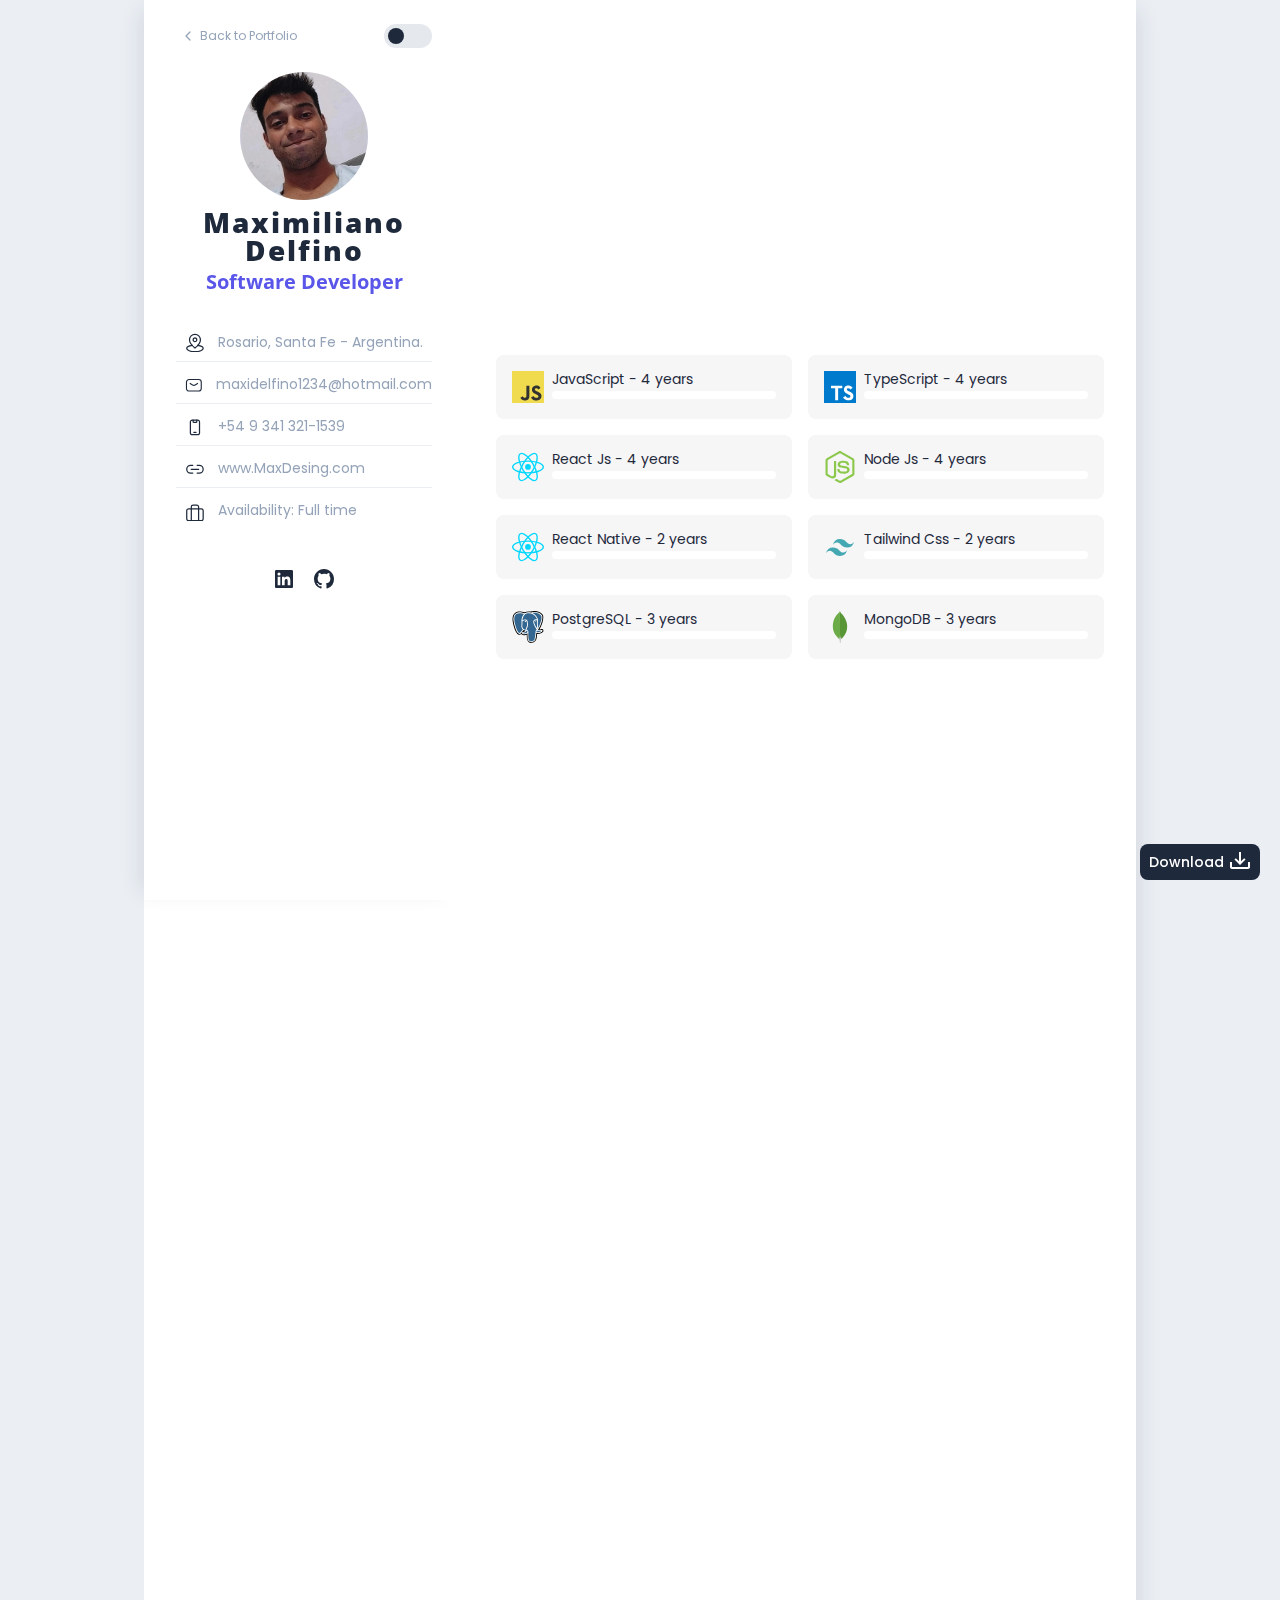
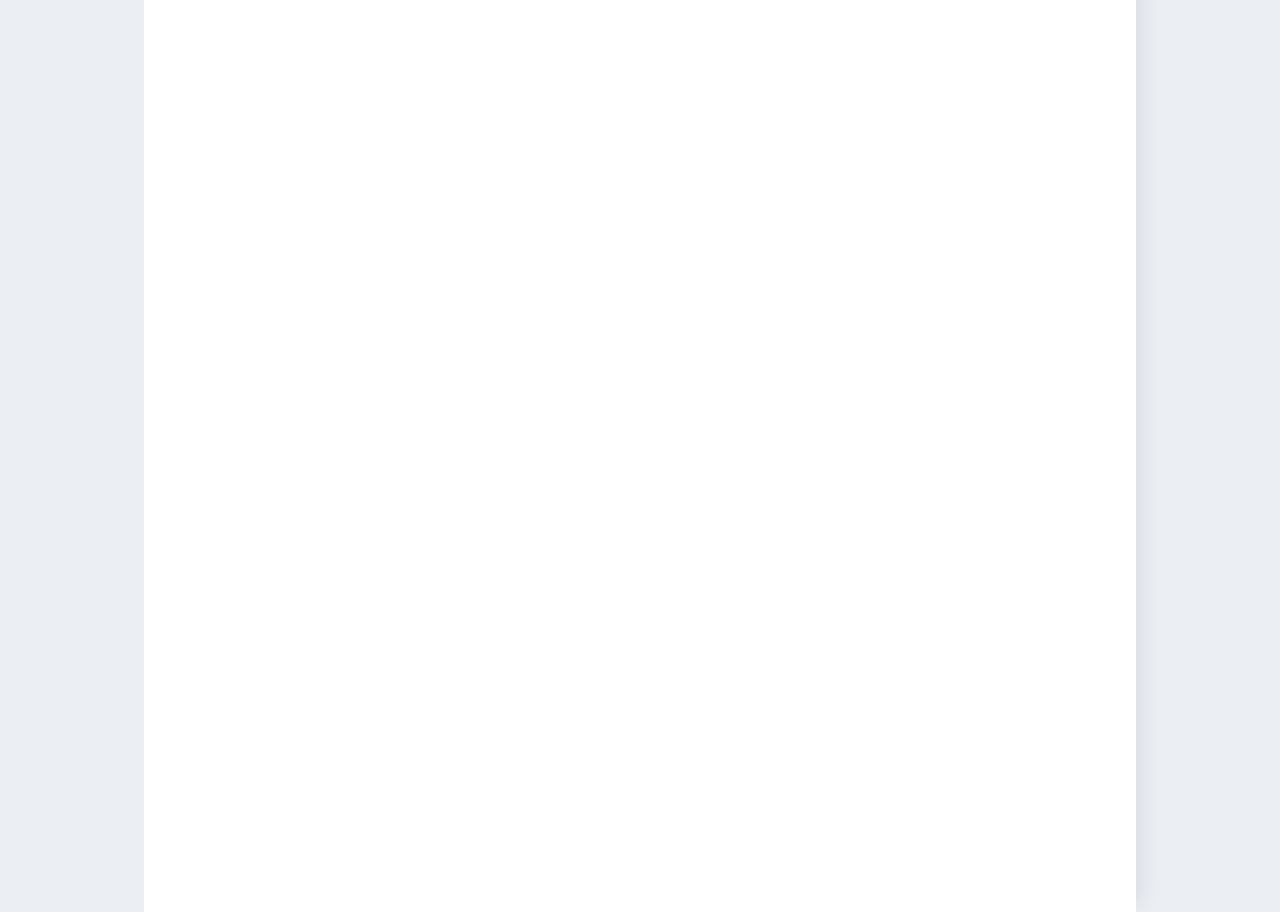
<file: Resume/index.html>
<!DOCTYPE html>
<html lang='es'>

<head>
    <meta http-equiv="Content-Type" content="text/html; charset=utf-8" />
    <meta name='viewport'
        content='width=device-width, user-scalable=no,initial-scale=1.0, maximum-scale=1.0, minimum-scale=1.0'>
    <meta http-equiv="X-UA-Compatible" content="ie=edge">
    <title>Resumen Maximiliano Delfino| Software Developer</title>
    <meta name="description"
        content="Software Developer, self-taught, passionate about the world of programming and technology. In order to grow professionally, constantly acquiring tools in the area.">
    <!-- KEYWORDS -->
    <meta name="keywords"
        content="Maximiliano Delfino, Maxi Delfino, MaxDesign, MaxDesign, portfolio, programador web, programador frontend, desarrollador web, frontend, web developer, frontend">
    <!-- OPEN GRAPH -->
    <meta property="og:title" content="Resumen Maxi Delfino | Front-End Developer">
    <meta property="og:description"
        content="Software Developer, self-taught, passionate about the world of programming and technology. In order to grow professionally, constantly acquiring tools in the area.">
    <meta property="og:image"
        content="https://firebasestorage.googleapis.com/v0/b/portfolio-with-react-22410.appspot.com/o/maxDesignResume.jpeg?alt=media&token=1cc48181-7560-4b92-aa2d-1fe8737d2efbg">
    <meta property="og:image:width" content="400">
    <meta property="og:image:height" content="181">
    <meta property="og:image:alt" content="MaxDesign Logo">
    <meta property="og:locale" content="es_ES">
    <!-- AUTHOR -->
    <meta name="author" content="Maxi Delfino">
    <!-- ROBOTS -->
    <meta name="robots" content="index, follow">
    <!-- NO CACHÉ -->
    <meta http-equiv='cache-control' content='no-cache'>
    <meta http-equiv='expires' content='0'>
    <meta http-equiv='pragma' content='no-cache'>
    <!-- FAVICON -->
    <link rel="icon" type="image/ico" href="../assets/maxdesign/favicon.svg" sizes="32x32">
    <link rel="icon" type="image/svg+xml" href="../assets/maxdesign/favicon.svg" sizes="32x32">
    <!-- GOOGLE FONTS -->
    <link
        href="https://fonts.googleapis.com/css2?family=Poppins:ital,wght@0,100;0,300;0,400;0,500;0,600;0,700;0,800;0,900;1,300;1,400;1,500;1,600;1,700;1,800;1,900&display=swap"
        rel="stylesheet">
    <link rel="preconnect" href="https://fonts.googleapis.com">
    <link rel="preconnect" href="https://fonts.gstatic.com" crossorigin>
    <link href="https://fonts.googleapis.com/css2?family=Open+Sans:wght@300&display=swap" rel="stylesheet">
    <!-- CSS STYLES -->
    <link rel='stylesheet' href='assets/css/style.css'>
</head>

<body>

    <main>
        <!-- GRID -->
        <div class="grid">
            <!-- PERSONAL INFO -->
            <div class="info">
                <div class="info__back">
                    <div class="info__back--btn">
                        <img src="assets/images/icon_arrow_back.svg" alt="Back Icon"><a href="../index.html"
                            target="_blank" rel="noreferrer noopener external">Back to Portfolio</a>
                    </div>

                    <!-- DARK MODE SWITCH -->
                    <button class="switch active bg" id="switch">
                        <span></span>
                        <span></span>
                </div>

                <div class="info__image">
                    <img src="assets/images/me.jpg" alt="Profile Image">
                </div>
                <div class="info__name">
                    <h2>Maximiliano Delfino</h2>
                    <h3>Software Developer</h2>
                </div>

                <div class="info__contact">
                    <div class="info__contact--location" onclick="copyToClipboard('#p')">
                        <!-- LOCATION -->
                        <svg class="info__contact--svg" id="icon_location" xmlns="http://www.w3.org/2000/svg" width="20"
                            height="20" viewBox="0 0 21 20">
                            <rect id="icon_zone" width="23" height="23" fill="rgba(255,255,255,0)" />
                            <path class="info__contact--svg--icon" id="Trazado_17" data-name="Trazado 17"
                                d="M8.861,14.187C5.455,14.635,3,15.886,3,17.362c0,1.852,3.861,3.354,8.625,3.354s8.625-1.5,8.625-3.354c0-1.476-2.455-2.726-5.861-3.175"
                                transform="translate(-0.125 -0.591)" fill="none" stroke="#1e293b" stroke-linecap="round"
                                stroke-linejoin="round" stroke-width="1.3" />
                            <path class="info__contact--svg--icon" id="Trazado_18" data-name="Trazado 18"
                                d="M17.5,7.59A5.672,5.672,0,0,0,11.75,2,5.672,5.672,0,0,0,6,7.59c0,4.193,5.75,8.785,5.75,8.785S17.5,11.783,17.5,7.59Z"
                                transform="translate(-0.25 -0.083)" fill="none" stroke="#1e293b" stroke-linecap="round"
                                stroke-linejoin="round" stroke-width="1.3" />
                            <path class="info__contact--svg--icon" id="Trazado_19" data-name="Trazado 19"
                                d="M13.272,6.561a1.917,1.917,0,1,1-2.711,0,1.917,1.917,0,0,1,2.711,0"
                                transform="translate(-0.417 -0.25)" fill="none" stroke="#1e293b" stroke-linecap="round"
                                stroke-linejoin="round" stroke-width="1.3" />
                        </svg>
                        <p id="p">Rosario, Santa Fe - Argentina.</p>
                    </div>
                    <div class="info__contact--email" onclick="copyToClipboard('#p2')">
                        <!-- EMAIL -->
                        <svg class="info__contact--svg" id="icon_email" xmlns="http://www.w3.org/2000/svg" width="20"
                            height="20" viewBox="0 0 21 20">
                            <rect id="icon_zone" width="23" height="23" fill="rgba(255,255,255,0)" />
                            <path class="info__contact--svg--icon" id="Trazado_13" data-name="Trazado 13"
                                d="M7.5,9.75l2.8,1.728a2.875,2.875,0,0,0,3.018,0l2.8-1.728"
                                transform="translate(-0.313 -0.406)" fill="none" stroke="#1e293b" stroke-linecap="round"
                                stroke-linejoin="round" stroke-width="1.3" />
                            <rect class="info__contact--svg--icon" id="Rectángulo_4" data-name="Rectángulo 4"
                                width="17.25" height="13.417" rx="3" transform="translate(2.875 4.792)" fill="none"
                                stroke="#1e293b" stroke-linecap="round" stroke-linejoin="round" stroke-width="1.3" />
                        </svg>
                        <p id="p2">maxidelfino1234@hotmail.com</p>
                    </div>
                    <div class="info__contact--number" onclick="copyToClipboard('#p3')">
                        <!-- NUMBER -->
                        <svg class="info__contact--svg" id="icon_phone" xmlns="http://www.w3.org/2000/svg" width="20"
                            height="20" viewBox="0 0 21 20">
                            <rect id="icon_zone" width="23" height="23" fill="rgba(255,255,255,0)" />
                            <path class="info__contact--svg--icon" id="Trazado_14" data-name="Trazado 14"
                                d="M10,4V5.725a.534.534,0,0,0,.479.575h2.875a.534.534,0,0,0,.479-.575V4"
                                transform="translate(-0.417 -0.167)" fill="none" stroke="#1e293b" stroke-linecap="round"
                                stroke-linejoin="round" stroke-width="1.3" />
                            <path class="info__contact--svg--icon" id="Trazado_15" data-name="Trazado 15"
                                d="M10.88,17.5h2.147" transform="translate(-0.453 -0.729)" fill="none" stroke="#1e293b"
                                stroke-linecap="round" stroke-linejoin="round" stroke-width="1.3" />
                            <path class="info__contact--svg--icon" id="Trazado_16" data-name="Trazado 16"
                                d="M8.917,4h5.75a1.916,1.916,0,0,1,1.917,1.917v11.5a1.916,1.916,0,0,1-1.917,1.917H8.917A1.916,1.916,0,0,1,7,17.417V5.917A1.916,1.916,0,0,1,8.917,4Z"
                                transform="translate(-0.292 -0.167)" fill="none" stroke="#1e293b" stroke-linecap="round"
                                stroke-linejoin="round" stroke-width="1.3" />
                        </svg>
                        <p id="p3">+54 9 341 321-1539</p>
                    </div>
                    <div class="info__contact--personal-page" onclick="copyToClipboard('#p4')">
                        <!-- PERSONAL PAGE -->
                        <svg class="info__contact--svg" id="icon_link" xmlns="http://www.w3.org/2000/svg" width="20"
                            height="20" viewBox="0 0 21 20">
                            <rect id="icon_zone" width="23" height="23" fill="rgba(255,255,255,0)" />
                            <path class="info__contact--svg--icon" id="Trazado_24" data-name="Trazado 24"
                                d="M8,12h7.667" transform="translate(-0.333 -0.5)" fill="none" stroke="#1e293b"
                                stroke-linecap="round" stroke-linejoin="round" stroke-width="1.3" />
                            <path class="info__contact--svg--icon" id="Trazado_25" data-name="Trazado 25"
                                d="M9.336,15.646H7.073A4.073,4.073,0,0,1,3,11.573H3A4.073,4.073,0,0,1,7.073,7.5H9.336"
                                transform="translate(-0.125 -0.313)" fill="none" stroke="#1e293b" stroke-linecap="round"
                                stroke-linejoin="round" stroke-width="1.3" />
                            <path class="info__contact--svg--icon" id="Trazado_26" data-name="Trazado 26"
                                d="M14.389,15.646h2.263a4.073,4.073,0,0,0,4.073-4.073h0A4.073,4.073,0,0,0,16.652,7.5H14.389"
                                transform="translate(-0.6 -0.313)" fill="none" stroke="#1e293b" stroke-linecap="round"
                                stroke-linejoin="round" stroke-width="1.3" />
                        </svg>
                        <p id="p4"><a href="https://maxidelfino.github.io/MyPortfolio/" target="_blank"
                                rel="noopener noreferrer">www.MaxDesing.com</a></p>
                    </div>
                    <div class="info__contact--availability" onclick="copyToClipboard('#p5')">
                        <!-- AVAILABILITY -->
                        <svg class="info__contact--svg" id="icon_work" xmlns="http://www.w3.org/2000/svg" width="20"
                            height="20" viewBox="0 0 21 20">
                            <rect id="icon_zone" width="23" height="23" fill="rgba(255,255,255,0)" />
                            <path id="Trazado_20" data-name="Trazado 20" d="M0,0H23V23H0Z" fill="none" />
                            <path class="info__contact--svg--icon" id="Trazado_21" data-name="Trazado 21"
                                d="M18.333,20.458H4.917A1.917,1.917,0,0,1,3,18.542H3V9.917H3A1.917,1.917,0,0,1,4.917,8H18.333A1.917,1.917,0,0,1,20.25,9.917v8.625h0a1.917,1.917,0,0,1-1.917,1.917Z"
                                transform="translate(-0.125 -0.333)" fill="none" stroke="#1e293b" stroke-linecap="round"
                                stroke-linejoin="round" stroke-width="1.3" />
                            <path class="info__contact--svg--icon" id="Trazado_22" data-name="Trazado 22"
                                d="M15.667,20.292V5.917h0A1.917,1.917,0,0,0,13.75,4H9.917A1.917,1.917,0,0,0,8,5.917H8V20.292"
                                transform="translate(-0.333 -0.167)" fill="none" stroke="#1e293b" stroke-linecap="round"
                                stroke-linejoin="round" stroke-width="1.3" />
                        </svg>
                        <p id="p5">Availability: Full time</p>
                    </div>
                </div>

                <div class="info__social">
                    <!-- INSTAGRAM ICON -->
                    <!-- <div><a href="ttps://www.instagram.com/maxi.delfino/" target="_blank"><svg
                                xmlns="http://www.w3.org/2000/svg" viewBox="0 0 24 24" width="24" height="24">
                                <path fill="none" d="M0 0h24v24H0z" />
                                <path class="svg" fill="#1E293B"
                                    d="M12 2c2.717 0 3.056.01 4.122.06 1.065.05 1.79.217 2.428.465.66.254 1.216.598 1.772 1.153a4.908 4.908 0 0 1 1.153 1.772c.247.637.415 1.363.465 2.428.047 1.066.06 1.405.06 4.122 0 2.717-.01 3.056-.06 4.122-.05 1.065-.218 1.79-.465 2.428a4.883 4.883 0 0 1-1.153 1.772 4.915 4.915 0 0 1-1.772 1.153c-.637.247-1.363.415-2.428.465-1.066.047-1.405.06-4.122.06-2.717 0-3.056-.01-4.122-.06-1.065-.05-1.79-.218-2.428-.465a4.89 4.89 0 0 1-1.772-1.153 4.904 4.904 0 0 1-1.153-1.772c-.248-.637-.415-1.363-.465-2.428C2.013 15.056 2 14.717 2 12c0-2.717.01-3.056.06-4.122.05-1.066.217-1.79.465-2.428a4.88 4.88 0 0 1 1.153-1.772A4.897 4.897 0 0 1 5.45 2.525c.638-.248 1.362-.415 2.428-.465C8.944 2.013 9.283 2 12 2zm0 5a5 5 0 1 0 0 10 5 5 0 0 0 0-10zm6.5-.25a1.25 1.25 0 0 0-2.5 0 1.25 1.25 0 0 0 2.5 0zM12 9a3 3 0 1 1 0 6 3 3 0 0 1 0-6z" />
                            </svg></a></div> -->
                    <!-- LinkedIn ICON -->
                    <div><a href="https://www.linkedin.com/in/maximiliano-delfino?lipi=urn%3Ali%3Apage%3Ad_flagship3_profile_view_base_contact_details%3Bk7ifhsywTJS7aVpi%2FatEjQ%3D%3D"
                            target="_blank"><svg xmlns="http://www.w3.org/2000/svg" viewBox="0 0 24 24" width="24"
                                height="24">
                                <path fill="none" d="M0 0h24v24H0z" />
                                <path class="svg" fill="#1E293B"
                                    d="M18.335 18.339H15.67v-4.177c0-.996-.02-2.278-1.39-2.278-1.389 0-1.601 1.084-1.601 2.205v4.25h-2.666V9.75h2.56v1.17h.035c.358-.674 1.228-1.387 2.528-1.387 2.7 0 3.2 1.778 3.2 4.091v4.715zM7.003 8.575a1.546 1.546 0 0 1-1.548-1.549 1.548 1.548 0 1 1 1.547 1.549zm1.336 9.764H5.666V9.75H8.34v8.589zM19.67 3H4.329C3.593 3 3 3.58 3 4.297v15.406C3 20.42 3.594 21 4.328 21h15.338C20.4 21 21 20.42 21 19.703V4.297C21 3.58 20.4 3 19.666 3h.003z" />
                            </svg></a></div>
                    <!-- GITHUB ICON -->
                    <div><a href="https://github.com/maxidelfino" target="_blank"><svg
                                xmlns="http://www.w3.org/2000/svg" viewBox="0 0 24 24" width="24" height="24">
                                <path fill="none" d="M0 0h24v24H0z" />
                                <path class="svg"
                                    d="M12 2C6.475 2 2 6.475 2 12a9.994 9.994 0 0 0 6.838 9.488c.5.087.687-.213.687-.476 0-.237-.013-1.024-.013-1.862-2.512.463-3.162-.612-3.362-1.175-.113-.288-.6-1.175-1.025-1.413-.35-.187-.85-.65-.013-.662.788-.013 1.35.725 1.538 1.025.9 1.512 2.338 1.087 2.912.825.088-.65.35-1.087.638-1.337-2.225-.25-4.55-1.113-4.55-4.938 0-1.088.387-1.987 1.025-2.688-.1-.25-.45-1.275.1-2.65 0 0 .837-.262 2.75 1.026a9.28 9.28 0 0 1 2.5-.338c.85 0 1.7.112 2.5.337 1.912-1.3 2.75-1.024 2.75-1.024.55 1.375.2 2.4.1 2.65.637.7 1.025 1.587 1.025 2.687 0 3.838-2.337 4.688-4.562 4.938.362.312.675.912.675 1.85 0 1.337-.013 2.412-.013 2.75 0 .262.188.574.688.474A10.016 10.016 0 0 0 22 12c0-5.525-4.475-10-10-10z"
                                    fill="#1E293B" />
                            </svg></a></div>
                </div>
            </div>

            <!-- DOWNLOAD PDF FLOAT BUTTON -->
            <a class="download-btn" href="assets/CV-DelfinoMaximiliano.pdf" download>
                <p class="btn-float">Download</p>
                <svg style="width:24px;height:24px" viewBox="0 0 24 24">
                    <path class="svg-float" fill="#FFFFFF"
                        d="M2 12H4V17H20V12H22V17C22 18.11 21.11 19 20 19H4C2.9 19 2 18.11 2 17V12M12 15L17.55 9.54L16.13 8.13L13 11.25V2H11V11.25L7.88 8.13L6.46 9.55L12 15Z" />
                </svg>
            </a>

            <!-- PAGE CONTENT -->
            <div class="content">
                <div class="content__about-me">
                    <h2 class="fadeIn">About me</h2>
                    <p class="fadeIn">
                        Hi, I'm a software developer currently focused on web and mobile app development.
                    </p>
                    <p class="fadeIn">
                        I’m passionate about the world of technology, and my goal is to grow professionally by
                        continuously acquiring new tools and skills in the field.
                    </p>
                    <p class="fadeIn">
                        I’m also a Systems Engineering student at the Universidad Abierta Interamericana (UAI).
                    </p>
                </div>

                <!-- PERSONAL ABILITIES -->
                <div class="content__abilities">
                    <h2 class="fadeIn">Skills</h2>
                    <p class="fadeIn">
                        Clean code writing, Teamwork, Problem-solving, Curious, Versatile, Good written and verbal
                        communication, Self-management of staff and the team.
                    </p>

                    <!-- CARDS ABILITIES -->
                    <div class="content__abilities__wrapper">
                        <!-- SECTION 1 -->
                        <div class="content__abilities__wrapper--s-1">
                            <div class="box">
                                <img src="assets/images/skills/icon_js.svg" alt="JavaScript Icon">
                                <div>
                                    <h3>JavaScript - 4 years</h3>
                                    <div class="progress">
                                        <div class="inside-4"></div>
                                    </div>
                                </div>
                            </div>
                            <div class="box">
                                <svg id="Layer_1" xmlns="http://www.w3.org/2000/svg" viewBox="0 0 400 400" width="48"
                                    height="48">
                                    <style>
                                        .st0 {
                                            fill: #007acc
                                        }

                                        .st1 {
                                            fill: #fff
                                        }
                                    </style>
                                    <path class="st0" d="M0 200V0h400v400H0" />
                                    <path class="st1"
                                        d="M87.7 200.7V217h52v148h36.9V217h52v-16c0-9 0-16.3-.4-16.5 0-.3-31.7-.4-70.2-.4l-70 .3v16.4l-.3-.1zM321.4 184c10.2 2.4 18 7 25 14.3 3.7 4 9.2 11 9.6 12.8 0 .6-17.3 12.3-27.8 18.8-.4.3-2-1.4-3.6-4-5.2-7.4-10.5-10.6-18.8-11.2-12-.8-20 5.5-20 16 0 3.2.6 5 1.8 7.6 2.7 5.5 7.7 8.8 23.2 15.6 28.6 12.3 41 20.4 48.5 32 8.5 13 10.4 33.4 4.7 48.7-6.4 16.7-22 28-44.3 31.7-7 1.2-23 1-30.5-.3-16-3-31.3-11-40.7-21.3-3.7-4-10.8-14.7-10.4-15.4l3.8-2.4 15-8.7 11.3-6.6 2.6 3.5c3.3 5.2 10.7 12.2 15 14.6 13 6.7 30.4 5.8 39-2 3.7-3.4 5.3-7 5.3-12 0-4.6-.7-6.7-3-10.2-3.2-4.4-9.6-8-27.6-16-20.7-8.8-29.5-14.4-37.7-23-4.7-5.2-9-13.3-11-20-1.5-5.8-2-20-.6-25.7 4.3-20 19.4-34 41-38 7-1.4 23.5-.8 30.4 1l-.2.2z" />
                                </svg>
                                <div>
                                    <h3>TypeScript - 4 years</h3>
                                    <div class="progress">
                                        <div class="inside-6"></div>
                                    </div>
                                </div>
                            </div>
                        </div>

                        <!-- SECTION 2 -->
                        <div class="content__abilities__wrapper--s-2">
                            <div class="box">
                                <svg xmlns="http://www.w3.org/2000/svg" width="48" height="48" viewBox="0 0 32 32">
                                    <g transform="matrix(.05696 0 0 .05696 .647744 2.43826)" fill="none"
                                        fill-rule="evenodd">
                                        <circle class="tech__zone--svg" r="50.167" cy="237.628" cx="269.529"
                                            fill="#00d8ff" />
                                        <g class="react|" stroke="#00d8ff" stroke-width="24">
                                            <path
                                                d="M269.53 135.628c67.356 0 129.928 9.665 177.107 25.907 56.844 19.57 91.794 49.233 91.794 76.093 0 27.99-37.04 59.503-98.083 79.728-46.15 15.29-106.88 23.272-170.818 23.272-65.554 0-127.63-7.492-174.3-23.44-59.046-20.182-94.61-52.103-94.61-79.56 0-26.642 33.37-56.076 89.415-75.616 47.355-16.51 111.472-26.384 179.486-26.384z" />
                                            <path
                                                d="M180.736 186.922c33.65-58.348 73.28-107.724 110.92-140.48C337.006 6.976 380.163-8.48 403.43 4.937c24.248 13.983 33.042 61.814 20.067 124.796-9.8 47.618-33.234 104.212-65.176 159.6-32.75 56.788-70.25 106.82-107.377 139.272-46.98 41.068-92.4 55.93-116.185 42.213-23.08-13.3-31.906-56.92-20.834-115.233 9.355-49.27 32.832-109.745 66.8-168.664z" />
                                            <path
                                                d="M180.82 289.482C147.075 231.2 124.1 172.195 114.51 123.227c-11.544-59-3.382-104.11 19.864-117.566 24.224-14.024 70.055 2.244 118.14 44.94 36.356 32.28 73.688 80.837 105.723 136.173 32.844 56.733 57.46 114.21 67.036 162.582 12.117 61.213 2.31 107.984-21.453 121.74-23.057 13.348-65.25-.784-110.24-39.5-38.013-32.71-78.682-83.253-112.76-142.115z" />
                                        </g>
                                    </g>
                                </svg>
                                <div>
                                    <h3>React Js - 4 years</h3>
                                    <div class="progress">
                                        <div class="inside-4"></div>
                                    </div>
                                </div>
                            </div>
                            <div class="box">
                                <img src="assets/images/skills/icon_nodejs.svg" alt="Nose Js Icon">
                                <div>
                                    <h3>Node Js - 4 years</h3>
                                    <div class="progress">
                                        <div class="inside-2"></div>
                                    </div>
                                </div>
                            </div>
                        </div>

                        <!-- SECTION 3 -->
                        <div class="content__abilities__wrapper--s-3">
                            <div class="box">
                                <svg xmlns="http://www.w3.org/2000/svg" width="48" height="48" viewBox="0 0 32 32">
                                    <g transform="matrix(.05696 0 0 .05696 .647744 2.43826)" fill="none"
                                        fill-rule="evenodd">
                                        <circle class="tech__zone--svg" r="50.167" cy="237.628" cx="269.529"
                                            fill="#00d8ff" />
                                        <g class="react|" stroke="#00d8ff" stroke-width="24">
                                            <path
                                                d="M269.53 135.628c67.356 0 129.928 9.665 177.107 25.907 56.844 19.57 91.794 49.233 91.794 76.093 0 27.99-37.04 59.503-98.083 79.728-46.15 15.29-106.88 23.272-170.818 23.272-65.554 0-127.63-7.492-174.3-23.44-59.046-20.182-94.61-52.103-94.61-79.56 0-26.642 33.37-56.076 89.415-75.616 47.355-16.51 111.472-26.384 179.486-26.384z" />
                                            <path
                                                d="M180.736 186.922c33.65-58.348 73.28-107.724 110.92-140.48C337.006 6.976 380.163-8.48 403.43 4.937c24.248 13.983 33.042 61.814 20.067 124.796-9.8 47.618-33.234 104.212-65.176 159.6-32.75 56.788-70.25 106.82-107.377 139.272-46.98 41.068-92.4 55.93-116.185 42.213-23.08-13.3-31.906-56.92-20.834-115.233 9.355-49.27 32.832-109.745 66.8-168.664z" />
                                            <path
                                                d="M180.82 289.482C147.075 231.2 124.1 172.195 114.51 123.227c-11.544-59-3.382-104.11 19.864-117.566 24.224-14.024 70.055 2.244 118.14 44.94 36.356 32.28 73.688 80.837 105.723 136.173 32.844 56.733 57.46 114.21 67.036 162.582 12.117 61.213 2.31 107.984-21.453 121.74-23.057 13.348-65.25-.784-110.24-39.5-38.013-32.71-78.682-83.253-112.76-142.115z" />
                                        </g>
                                    </g>
                                </svg>
                                <div>
                                    <h3>React Native - 2 years</h3>
                                    <div class="progress">
                                        <div class="inside-3"></div>
                                    </div>
                                </div>
                            </div>
                            <div class="box">
                                <img src="assets/images/skills/icon_tailwind.svg" alt="CSS 3 Icon">
                                <div>
                                    <h3>Tailwind Css - 2 years</h3>
                                    <div class="progress">
                                        <div class="inside-3"></div>
                                    </div>
                                </div>
                            </div>
                        </div>

                        <div class="content__abilities__wrapper--s-3">
                            <div class="box">
                                <img src="assets/images/skills/icon_postgresql.svg" alt="Postgresql Icon">
                                <div>
                                    <h3>PostgreSQL - 3 years</h3>
                                    <div class="progress">
                                        <div class="inside-1"></div>
                                    </div>
                                </div>
                            </div>
                            <div class="box">
                                <img src="assets/images/skills/icon_mongodb.svg" alt="Mongo DB Icon">
                                <div>
                                    <h3>MongoDB - 3 years</h3>
                                    <div class="progress">
                                        <div class="inside-6"></div>
                                    </div>
                                </div>
                            </div>
                        </div>
                    </div>
                </div>

                <!-- PERSONAL EXPERIENCE -->
                <div class="content__experience">
                    <h2 class="fadeIn">Experience</h2>

                    <!-- CARDS EXPERIENCE -->
                    <div class="content__experience__wrapper">
                        <div class="content__experience__wrapper--box1 fadeIn">
                            <div class="content__experience__wrapper--top">
                                <p>Software Developer</p>
                                <span>Full-time</span>
                            </div>
                            <div>
                                <p class="content__experience__wrapper--description">
                                    - I am part of the TN mobile app development team, focusing exclusively on the
                                    frontend with React Native.
                                </p>
                                <p class="content__experience__wrapper--description">
                                    - Development and maintenance of key features for iOS and Android devices.
                                </p>
                                <p class="content__experience__wrapper--description">
                                    - State management using Redux Toolkit to ensure scalable and predictable handling.
                                </p>
                                <p class="content__experience__wrapper--description">
                                    - Implementation of authentication and real-time services through Firebase.
                                </p>
                                <p class="content__experience__wrapper--description">
                                    - Unit testing with Jest and React Native Testing Library, promoting a TDD approach.
                                </p>
                                <p class="content__experience__wrapper--description">
                                    - Active collaboration in code reviews, continuous improvement, and adoption of best
                                    mobile development practices.
                                </p>
                                <p class="content__experience__wrapper--description">
                                    - Consumption of APIs using Axios, ensuring seamless communication with the
                                    backend.
                                </p>
                                <p class="content__experience__wrapper--description">
                                    - Working under the agile Scrum methodology, participating in daily stand-ups,
                                    planning, and retrospectives.
                                </p>
                            </div>
                            <div>
                                <p class="content__experience__wrapper--charge"><span>Period: </span>&nbsp;
                                    Jan. 2025 - Currently
                                </p>
                                <p class="content__experience__wrapper--charge"><span>Company: </span>&nbsp;
                                    ArteAr - Team of TN (Todo Noticias)
                                </p>
                            </div>
                            <div class="content__experience__wrapper--bottom">
                                <div class="content__experience__wrapper--location">
                                    <img src="assets/images/experiencia + educacion/icon_company_location.svg"
                                        alt="Location Icon">
                                    <p>Rosario, Santa Fe - Argentina</p>
                                </div>
                            </div>
                        </div>
                        <div class="content__experience__wrapper--box1 fadeIn">
                            <div class="content__experience__wrapper--top">
                                <p>Software Developer</p>
                                <span>Full-time</span>
                            </div>
                            <div>
                                <p class="content__experience__wrapper--description">
                                    - Collaborated on various projects, including: Administrative applications, ERP
                                    systems, E-commerce platforms, and eLearning systems.
                                </p>
                                <p class="content__experience__wrapper--description">
                                    - Actively participated in all development stages under the agile Scrum methodology,
                                    ensuring continuous and organized delivery.
                                </p>
                                <p class="content__experience__wrapper--description">
                                    - Developed dynamic and responsive user interfaces using React as the main frontend
                                    technology.
                                </p>
                                <p class="content__experience__wrapper--description">
                                    - Implemented backend solutions with Node and Express, managing databases such as
                                    MongoDB and PostgreSQL.
                                </p>
                                <p class="content__experience__wrapper--description">
                                    - Efficiently managed application state using Redux.
                                </p>
                                <p class="content__experience__wrapper--description">
                                    - Ensured code quality by implementing unit tests with tools like Jest, Vitest, and
                                    Supertest.
                                </p>
                                <p class="content__experience__wrapper--description">
                                    - Handled HTTP requests using tools like Axios and SWR, adapting to the specific
                                    needs of each project.
                                </p>
                            </div>
                            <div>
                                <p class="content__experience__wrapper--charge"><span>Period:</span>&nbsp;
                                    Mar. 2023 - Dec. 2024 · 1 year 10 months
                                </p>
                                <p class="content__experience__wrapper--charge"><span>Company: </span>&nbsp;
                                    Radium Rocket
                                </p>
                            </div>
                            <div class="content__experience__wrapper--bottom">
                                <div class="content__experience__wrapper--location">
                                    <img src="assets/images/experiencia + educacion/icon_company_location.svg"
                                        alt="Location Icon">
                                    <p>Rosario, Santa Fe - Argentina</p>
                                </div>
                            </div>
                        </div>
                        <div class="content__experience__wrapper--box2 fadeIn">
                            <div class="content__experience__wrapper--top">
                                <p>Software Developer</p>
                                <span>Part-time</span>
                            </div>
                            <div>
                                <p class="content__experience__wrapper--description">
                                    - Developed a comprehensive ERP system to optimize employee, client, and project
                                    management.
                                </p>
                                <p class="content__experience__wrapper--description">
                                    - Collaborated in the discovery phase, translating client requirements into clear
                                    and functional technical specifications.
                                </p>
                                <p class="content__experience__wrapper--description">
                                    - Implemented dynamic and responsive user interfaces using React and Redux for
                                    efficient state management.
                                </p>
                                <p class="content__experience__wrapper--description">
                                    - Developed APIs with Node and Express, ensuring seamless communication between
                                    client and server.
                                </p>
                                <p class="content__experience__wrapper--description">
                                    - Managed MongoDB for data storage, applying validations with Joi to ensure data
                                    integrity.
                                </p>
                                <p class="content__experience__wrapper--description">
                                    - Implemented unit tests using Jest and Supertest, significantly reducing production
                                    errors.
                                </p>
                                <p class="content__experience__wrapper--description">
                                    - Actively participated in agile Scrum meetings, facilitating iterative deliveries
                                    aligned with client objectives.
                                </p>
                            </div>
                            <div>
                                <p class="content__experience__wrapper--charge"><span>Period: </span>&nbsp;Jan. 2021 -
                                    Feb. 2023 · 2 years 2 months</p>
                                <p class="content__experience__wrapper--charge"><span>Company: </span>&nbsp;FP Tech
                                    Solutions</p>
                            </div>
                            <div class="content__experience__wrapper--bottom">
                                <div class="content__experience__wrapper--location">
                                    <img src="assets/images/experiencia + educacion/icon_company_location.svg"
                                        alt="Location Icon">
                                    <p>Rosario, Santa Fe - Argentina</p>
                                </div>
                            </div>
                        </div>
                    </div>
                </div>

                <!-- EDUCATION -->
                <div class="content__education">
                    <h2 class="fadeIn">Education</h2>
                    <div class="content__education__wrapper--box fadeIn">
                        <div class="content__education__wrapper--top">
                            <p>Systems engineering</p>
                        </div>
                        <div class="content__education__wrapper--bottom">
                            <div class="content__education__wrapper--business">
                                <img src="assets/images/experiencia + educacion/icon_education.svg" alt="Business Icon">
                                <p>UAI</p>
                            </div>
                            <div class="content__education__wrapper--date">
                                <p>In course</p>
                                <img src="assets/images/experiencia + educacion/icon_date.svg" alt="Date Icon">
                            </div>
                        </div>
                    </div>
                    <div class="content__education__wrapper--box fadeIn">
                        <div class="content__education__wrapper--top">
                            <p>English</p>
                        </div>
                        <div class="content__education__wrapper--bottom">
                            <div class="content__education__wrapper--business">
                                <img src="assets/images/experiencia + educacion/icon_education.svg" alt="Business Icon">
                                <p>Customized lessons</p>
                            </div>
                            <div class="content__education__wrapper--date">
                                <p>In course</p>
                                <img src="assets/images/experiencia + educacion/icon_date.svg" alt="Date Icon">
                            </div>
                        </div>
                    </div>
                    <!-- <div class="content__education__wrapper--box fadeIn">
                        <div class="content__education__wrapper--top">
                            <p>Become a software developer</p>
                        </div>
                        <div class="content__education__wrapper--bottom">
                            <div class="content__education__wrapper--business">
                                <img src="assets/images/experiencia + educacion/icon_education.svg" alt="Business Icon">
                                <p>Radium Rocket</p>
                            </div>
                            <div class="content__education__wrapper--date">
                                <p>Ago 2022 - Dic 2022</p>
                                <img src="assets/images/experiencia + educacion/icon_date.svg" alt="Date Icon">
                            </div>
                        </div>
                    </div>
                    <div class="content__education__wrapper--box fadeIn">
                        <div class="content__education__wrapper--top">
                            <p>Curso de SQL</p>
                        </div>
                        <div class="content__education__wrapper--bottom">
                            <div class="content__education__wrapper--business">
                                <img src="assets/images/experiencia + educacion/icon_education.svg" alt="Business Icon">
                                <p>Coderhouse</p>
                            </div>
                            <div class="content__education__wrapper--date">
                                <p>Oct 2022 - Dic 2022</p>
                                <img src="assets/images/experiencia + educacion/icon_date.svg" alt="Date Icon">
                            </div>
                        </div>
                    </div>
                    <div class="content__education__wrapper--box fadeIn">
                        <div class="content__education__wrapper--top">
                            <p>Curso de React Js</p>
                        </div>
                        <div class="content__education__wrapper--bottom">
                            <div class="content__education__wrapper--business">
                                <img src="assets/images/experiencia + educacion/icon_education.svg" alt="Business Icon">
                                <p>Coderhouse</p>
                            </div>
                            <div class="content__education__wrapper--date">
                                <p>Jun 2022 - Ago 2022</p>
                                <img src="assets/images/experiencia + educacion/icon_date.svg" alt="Date Icon">
                            </div>
                        </div>
                    </div>
                    <div class="content__education__wrapper--box fadeIn">
                        <div class="content__education__wrapper--top">
                            <p>Curso de JavaScript</p>
                        </div>
                        <div class="content__education__wrapper--bottom">
                            <div class="content__education__wrapper--business">
                                <img src="assets/images/experiencia + educacion/icon_education.svg" alt="Business Icon">
                                <p>Coderhouse</p>
                            </div>
                            <div class="content__education__wrapper--date">
                                <p>Feb 2022 - Abr 2022</p>
                                <img src="assets/images/experiencia + educacion/icon_date.svg" alt="Date Icon">
                            </div>
                        </div>
                    </div>
                    <div class="content__education__wrapper--box fadeIn">
                        <div class="content__education__wrapper--top">
                            <p>Curso de HTML & CSS</p>
                        </div>
                        <div class="content__education__wrapper--bottom">
                            <div class="content__education__wrapper--business">
                                <img src="assets/images/experiencia + educacion/icon_education.svg" alt="Business Icon">
                                <p>Coderhouse</p>
                            </div>
                            <div class="content__education__wrapper--date">
                                <p>Nov 2021 - Ene 2022</p>
                                <img src="assets/images/experiencia + educacion/icon_date.svg" alt="Date Icon">
                            </div>
                        </div>
                    </div> -->
                </div>

                <!-- INFORMATION EXTRA  -->
                <div class="content__extra">
                    <!-- LANGUAGE -->
                    <div class="content__extra--language">
                        <h2 class="fadeIn">Languages</h2>
                        <div class="fadeIn">
                            <p><span>Spanish</span> (Native)</p>
                        </div>
                        <div class="fadeIn">
                            <p><span>English</span> (A2)</p>
                        </div>
                    </div>
                </div>
            </div>
        </div>
    </main>

    <!-- SCRIPTS -->
    <!-- GENERAL SCRIPT -->
    <script src="assets/js/app.js"></script>
    <!-- PAGE SCROLL SCRIPT -->
    <script src="assets/js/page-scroll.js"></script>
</body>

</html>
</file>
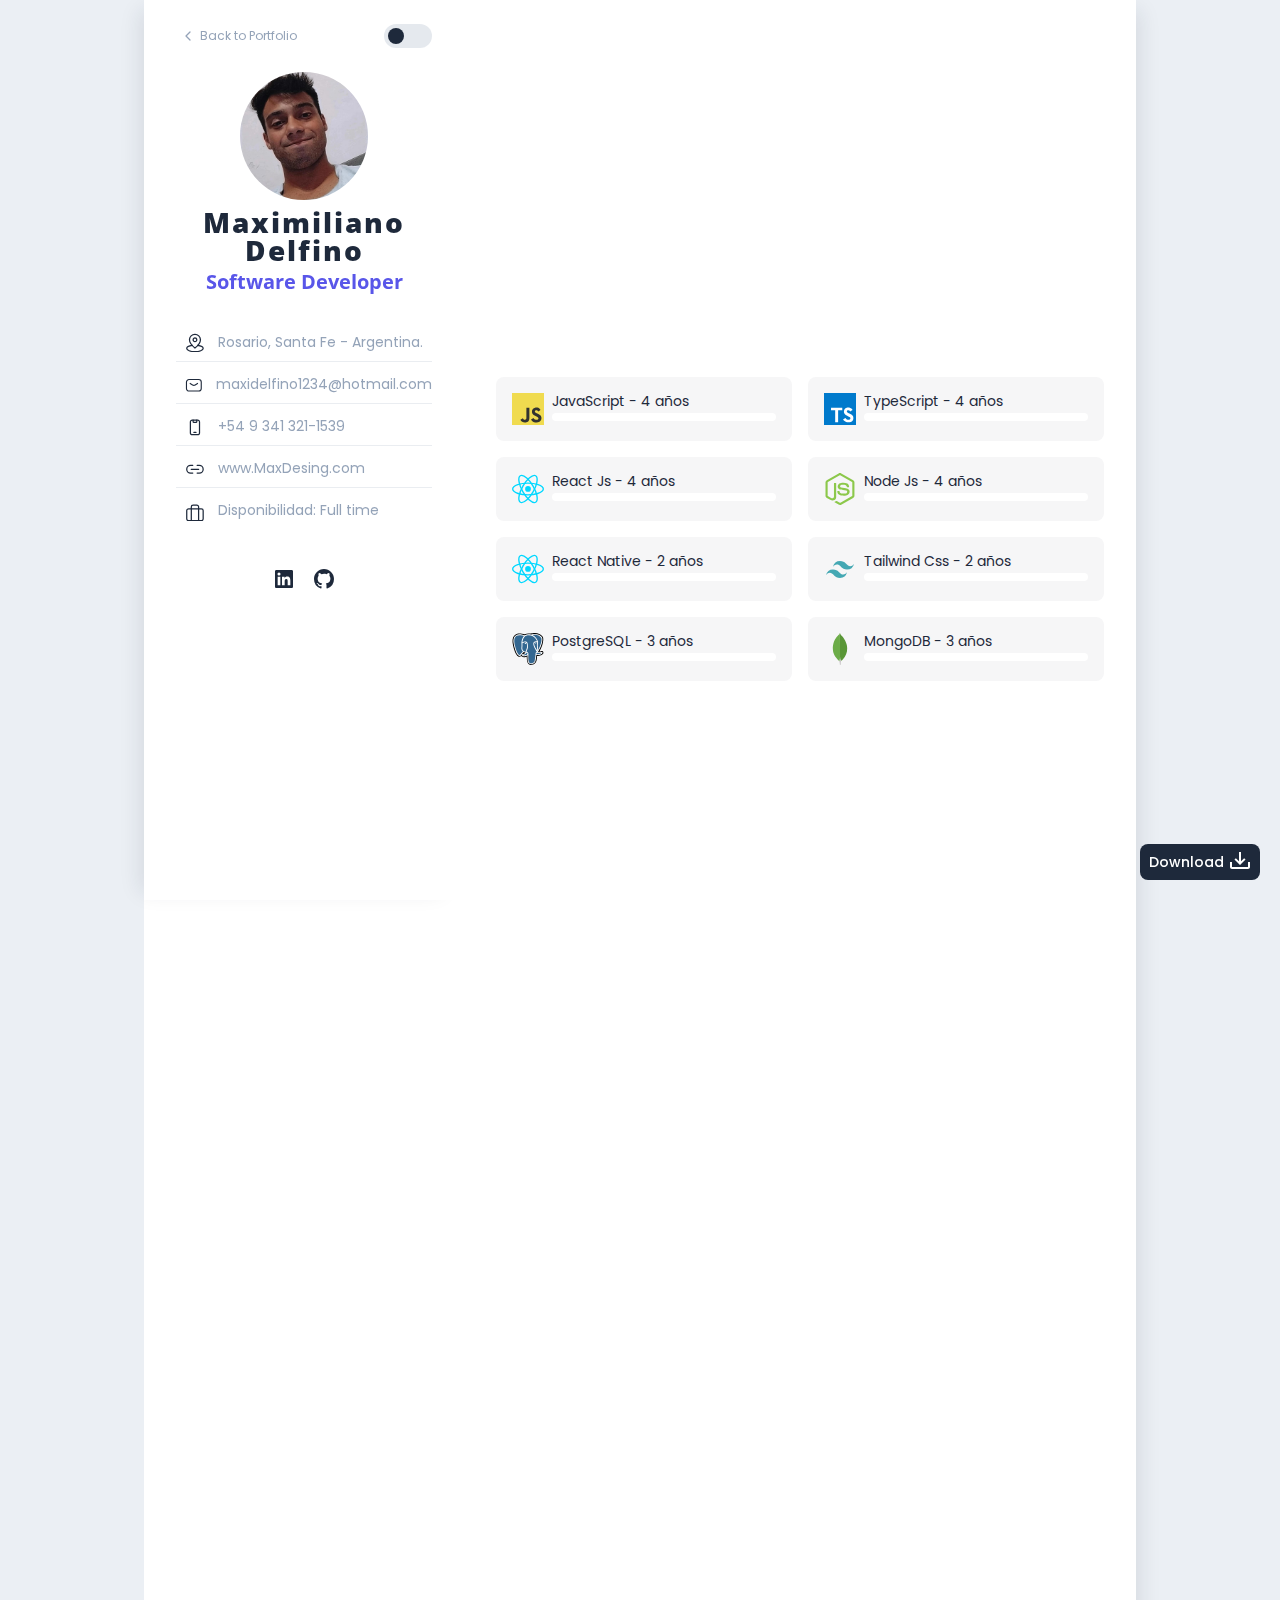
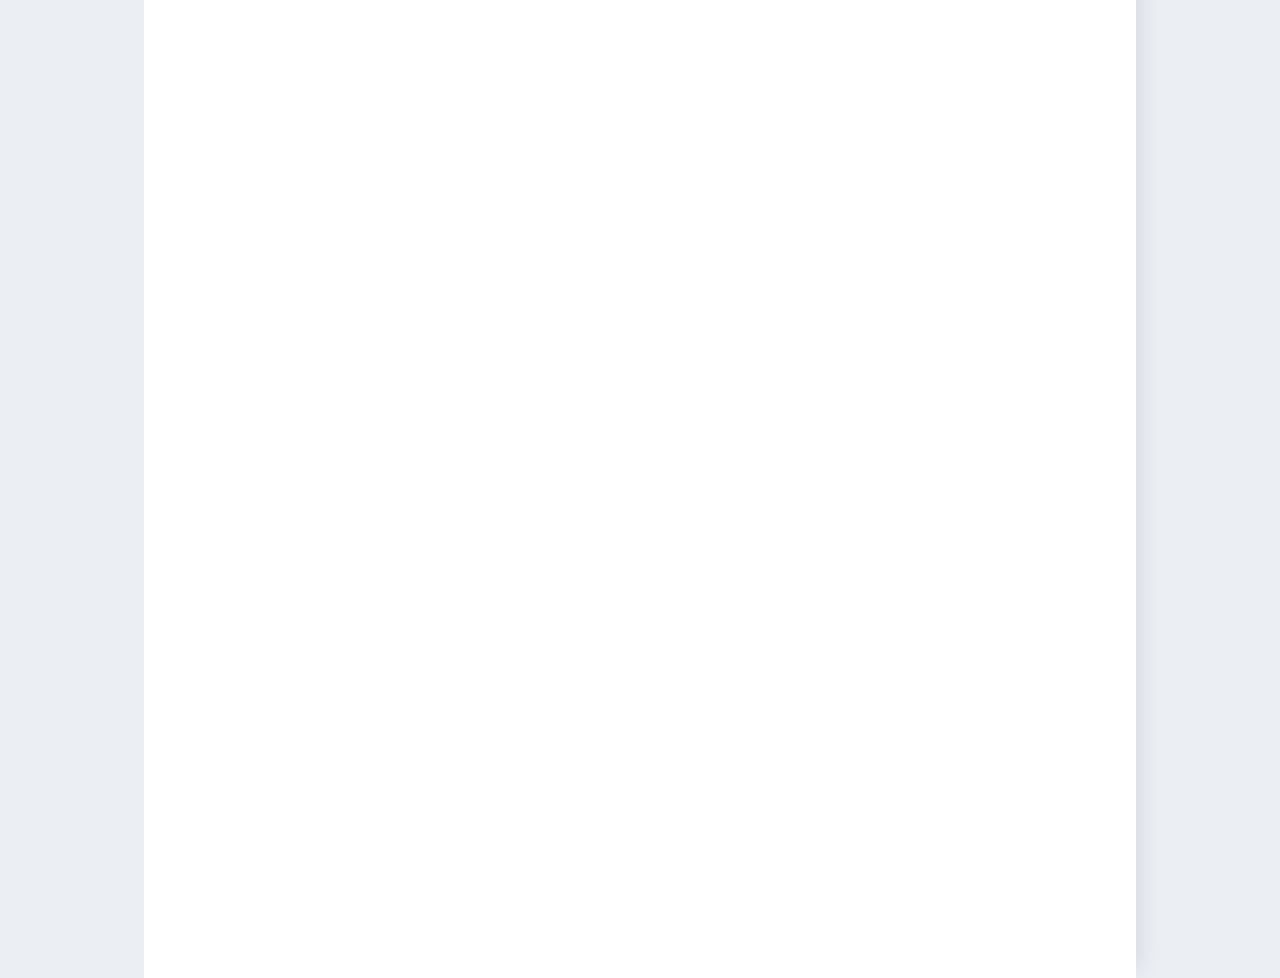
<file: Resume/index.spanish.html>
<!DOCTYPE html>
<html lang='es'>

<head>
    <meta http-equiv="Content-Type" content="text/html; charset=utf-8" />
    <meta name='viewport'
        content='width=device-width, user-scalable=no,initial-scale=1.0, maximum-scale=1.0, minimum-scale=1.0'>
    <meta http-equiv="X-UA-Compatible" content="ie=edge">
    <title>Resumen Maximiliano Delfino| Software Developer</title>
    <meta name="description"
        content="Software Developer, self-taught, passionate about the world of programming and technology. In order to grow professionally, constantly acquiring tools in the area.">
    <!-- KEYWORDS -->
    <meta name="keywords"
        content="Maximiliano Delfino, Maxi Delfino, MaxDesign, MaxDesign, portfolio, programador web, programador frontend, desarrollador web, frontend, web developer, frontend">
    <!-- OPEN GRAPH -->
    <meta property="og:title" content="Resumen Maxi Delfino | Front-End Developer">
    <meta property="og:description"
        content="Software Developer, self-taught, passionate about the world of programming and technology. In order to grow professionally, constantly acquiring tools in the area.">
    <meta property="og:image"
        content="https://firebasestorage.googleapis.com/v0/b/portfolio-with-react-22410.appspot.com/o/maxDesignResume.jpeg?alt=media&token=1cc48181-7560-4b92-aa2d-1fe8737d2efbg">
    <meta property="og:image:width" content="400">
    <meta property="og:image:height" content="181">
    <meta property="og:image:alt" content="MaxDesign Logo">
    <meta property="og:locale" content="es_ES">
    <!-- AUTHOR -->
    <meta name="author" content="Maxi Delfino">
    <!-- ROBOTS -->
    <meta name="robots" content="index, follow">
    <!-- NO CACHÉ -->
    <meta http-equiv='cache-control' content='no-cache'>
    <meta http-equiv='expires' content='0'>
    <meta http-equiv='pragma' content='no-cache'>
    <!-- FAVICON -->
    <link rel="icon" type="image/ico" href="../assets/maxdesign/favicon.svg" sizes="32x32">
    <link rel="icon" type="image/svg+xml" href="../assets/maxdesign/favicon.svg" sizes="32x32">
    <!-- GOOGLE FONTS -->
    <link
        href="https://fonts.googleapis.com/css2?family=Poppins:ital,wght@0,100;0,300;0,400;0,500;0,600;0,700;0,800;0,900;1,300;1,400;1,500;1,600;1,700;1,800;1,900&display=swap"
        rel="stylesheet">
    <link rel="preconnect" href="https://fonts.googleapis.com">
    <link rel="preconnect" href="https://fonts.gstatic.com" crossorigin>
    <link href="https://fonts.googleapis.com/css2?family=Open+Sans:wght@300&display=swap" rel="stylesheet">
    <!-- CSS STYLES -->
    <link rel='stylesheet' href='assets/css/style.css'>
</head>

<body>

    <main>
        <!-- GRID -->
        <div class="grid">
            <!-- PERSONAL INFO -->
            <div class="info">
                <div class="info__back">
                    <div class="info__back--btn">
                        <img src="assets/images/icon_arrow_back.svg" alt="Back Icon"><a href="../index.html"
                            target="_blank" rel="noreferrer noopener external">Back to Portfolio</a>
                    </div>

                    <!-- DARK MODE SWITCH -->
                    <button class="switch active bg" id="switch">
                        <span></span>
                        <span></span>
                </div>

                <div class="info__image">
                    <img src="assets/images/me.jpg" alt="Profile Image">
                </div>
                <div class="info__name">
                    <h2>Maximiliano Delfino</h2>
                    <h3>Software Developer</h2>
                </div>

                <div class="info__contact">
                    <div class="info__contact--location" onclick="copyToClipboard('#p')">
                        <!-- LOCATION -->
                        <svg class="info__contact--svg" id="icon_location" xmlns="http://www.w3.org/2000/svg" width="20"
                            height="20" viewBox="0 0 21 20">
                            <rect id="icon_zone" width="23" height="23" fill="rgba(255,255,255,0)" />
                            <path class="info__contact--svg--icon" id="Trazado_17" data-name="Trazado 17"
                                d="M8.861,14.187C5.455,14.635,3,15.886,3,17.362c0,1.852,3.861,3.354,8.625,3.354s8.625-1.5,8.625-3.354c0-1.476-2.455-2.726-5.861-3.175"
                                transform="translate(-0.125 -0.591)" fill="none" stroke="#1e293b" stroke-linecap="round"
                                stroke-linejoin="round" stroke-width="1.3" />
                            <path class="info__contact--svg--icon" id="Trazado_18" data-name="Trazado 18"
                                d="M17.5,7.59A5.672,5.672,0,0,0,11.75,2,5.672,5.672,0,0,0,6,7.59c0,4.193,5.75,8.785,5.75,8.785S17.5,11.783,17.5,7.59Z"
                                transform="translate(-0.25 -0.083)" fill="none" stroke="#1e293b" stroke-linecap="round"
                                stroke-linejoin="round" stroke-width="1.3" />
                            <path class="info__contact--svg--icon" id="Trazado_19" data-name="Trazado 19"
                                d="M13.272,6.561a1.917,1.917,0,1,1-2.711,0,1.917,1.917,0,0,1,2.711,0"
                                transform="translate(-0.417 -0.25)" fill="none" stroke="#1e293b" stroke-linecap="round"
                                stroke-linejoin="round" stroke-width="1.3" />
                        </svg>
                        <p id="p">Rosario, Santa Fe - Argentina.</p>
                    </div>
                    <div class="info__contact--email" onclick="copyToClipboard('#p2')">
                        <!-- EMAIL -->
                        <svg class="info__contact--svg" id="icon_email" xmlns="http://www.w3.org/2000/svg" width="20"
                            height="20" viewBox="0 0 21 20">
                            <rect id="icon_zone" width="23" height="23" fill="rgba(255,255,255,0)" />
                            <path class="info__contact--svg--icon" id="Trazado_13" data-name="Trazado 13"
                                d="M7.5,9.75l2.8,1.728a2.875,2.875,0,0,0,3.018,0l2.8-1.728"
                                transform="translate(-0.313 -0.406)" fill="none" stroke="#1e293b" stroke-linecap="round"
                                stroke-linejoin="round" stroke-width="1.3" />
                            <rect class="info__contact--svg--icon" id="Rectángulo_4" data-name="Rectángulo 4"
                                width="17.25" height="13.417" rx="3" transform="translate(2.875 4.792)" fill="none"
                                stroke="#1e293b" stroke-linecap="round" stroke-linejoin="round" stroke-width="1.3" />
                        </svg>
                        <p id="p2">maxidelfino1234@hotmail.com</p>
                    </div>
                    <div class="info__contact--number" onclick="copyToClipboard('#p3')">
                        <!-- NUMBER -->
                        <svg class="info__contact--svg" id="icon_phone" xmlns="http://www.w3.org/2000/svg" width="20"
                            height="20" viewBox="0 0 21 20">
                            <rect id="icon_zone" width="23" height="23" fill="rgba(255,255,255,0)" />
                            <path class="info__contact--svg--icon" id="Trazado_14" data-name="Trazado 14"
                                d="M10,4V5.725a.534.534,0,0,0,.479.575h2.875a.534.534,0,0,0,.479-.575V4"
                                transform="translate(-0.417 -0.167)" fill="none" stroke="#1e293b" stroke-linecap="round"
                                stroke-linejoin="round" stroke-width="1.3" />
                            <path class="info__contact--svg--icon" id="Trazado_15" data-name="Trazado 15"
                                d="M10.88,17.5h2.147" transform="translate(-0.453 -0.729)" fill="none" stroke="#1e293b"
                                stroke-linecap="round" stroke-linejoin="round" stroke-width="1.3" />
                            <path class="info__contact--svg--icon" id="Trazado_16" data-name="Trazado 16"
                                d="M8.917,4h5.75a1.916,1.916,0,0,1,1.917,1.917v11.5a1.916,1.916,0,0,1-1.917,1.917H8.917A1.916,1.916,0,0,1,7,17.417V5.917A1.916,1.916,0,0,1,8.917,4Z"
                                transform="translate(-0.292 -0.167)" fill="none" stroke="#1e293b" stroke-linecap="round"
                                stroke-linejoin="round" stroke-width="1.3" />
                        </svg>
                        <p id="p3">+54 9 341 321-1539</p>
                    </div>
                    <div class="info__contact--personal-page" onclick="copyToClipboard('#p4')">
                        <!-- PERSONAL PAGE -->
                        <svg class="info__contact--svg" id="icon_link" xmlns="http://www.w3.org/2000/svg" width="20"
                            height="20" viewBox="0 0 21 20">
                            <rect id="icon_zone" width="23" height="23" fill="rgba(255,255,255,0)" />
                            <path class="info__contact--svg--icon" id="Trazado_24" data-name="Trazado 24"
                                d="M8,12h7.667" transform="translate(-0.333 -0.5)" fill="none" stroke="#1e293b"
                                stroke-linecap="round" stroke-linejoin="round" stroke-width="1.3" />
                            <path class="info__contact--svg--icon" id="Trazado_25" data-name="Trazado 25"
                                d="M9.336,15.646H7.073A4.073,4.073,0,0,1,3,11.573H3A4.073,4.073,0,0,1,7.073,7.5H9.336"
                                transform="translate(-0.125 -0.313)" fill="none" stroke="#1e293b" stroke-linecap="round"
                                stroke-linejoin="round" stroke-width="1.3" />
                            <path class="info__contact--svg--icon" id="Trazado_26" data-name="Trazado 26"
                                d="M14.389,15.646h2.263a4.073,4.073,0,0,0,4.073-4.073h0A4.073,4.073,0,0,0,16.652,7.5H14.389"
                                transform="translate(-0.6 -0.313)" fill="none" stroke="#1e293b" stroke-linecap="round"
                                stroke-linejoin="round" stroke-width="1.3" />
                        </svg>
                        <p id="p4"><a href="https://maxidelfino.github.io/MyPortfolio/" target="_blank"
                                rel="noopener noreferrer">www.MaxDesing.com</a></p>
                    </div>
                    <div class="info__contact--availability" onclick="copyToClipboard('#p5')">
                        <!-- AVAILABILITY -->
                        <svg class="info__contact--svg" id="icon_work" xmlns="http://www.w3.org/2000/svg" width="20"
                            height="20" viewBox="0 0 21 20">
                            <rect id="icon_zone" width="23" height="23" fill="rgba(255,255,255,0)" />
                            <path id="Trazado_20" data-name="Trazado 20" d="M0,0H23V23H0Z" fill="none" />
                            <path class="info__contact--svg--icon" id="Trazado_21" data-name="Trazado 21"
                                d="M18.333,20.458H4.917A1.917,1.917,0,0,1,3,18.542H3V9.917H3A1.917,1.917,0,0,1,4.917,8H18.333A1.917,1.917,0,0,1,20.25,9.917v8.625h0a1.917,1.917,0,0,1-1.917,1.917Z"
                                transform="translate(-0.125 -0.333)" fill="none" stroke="#1e293b" stroke-linecap="round"
                                stroke-linejoin="round" stroke-width="1.3" />
                            <path class="info__contact--svg--icon" id="Trazado_22" data-name="Trazado 22"
                                d="M15.667,20.292V5.917h0A1.917,1.917,0,0,0,13.75,4H9.917A1.917,1.917,0,0,0,8,5.917H8V20.292"
                                transform="translate(-0.333 -0.167)" fill="none" stroke="#1e293b" stroke-linecap="round"
                                stroke-linejoin="round" stroke-width="1.3" />
                        </svg>
                        <p id="p5">Disponibilidad: Full time</p>
                    </div>
                </div>

                <div class="info__social">
                    <!-- INSTAGRAM ICON -->
                    <!-- <div><a href="ttps://www.instagram.com/maxi.delfino/" target="_blank"><svg
                                xmlns="http://www.w3.org/2000/svg" viewBox="0 0 24 24" width="24" height="24">
                                <path fill="none" d="M0 0h24v24H0z" />
                                <path class="svg" fill="#1E293B"
                                    d="M12 2c2.717 0 3.056.01 4.122.06 1.065.05 1.79.217 2.428.465.66.254 1.216.598 1.772 1.153a4.908 4.908 0 0 1 1.153 1.772c.247.637.415 1.363.465 2.428.047 1.066.06 1.405.06 4.122 0 2.717-.01 3.056-.06 4.122-.05 1.065-.218 1.79-.465 2.428a4.883 4.883 0 0 1-1.153 1.772 4.915 4.915 0 0 1-1.772 1.153c-.637.247-1.363.415-2.428.465-1.066.047-1.405.06-4.122.06-2.717 0-3.056-.01-4.122-.06-1.065-.05-1.79-.218-2.428-.465a4.89 4.89 0 0 1-1.772-1.153 4.904 4.904 0 0 1-1.153-1.772c-.248-.637-.415-1.363-.465-2.428C2.013 15.056 2 14.717 2 12c0-2.717.01-3.056.06-4.122.05-1.066.217-1.79.465-2.428a4.88 4.88 0 0 1 1.153-1.772A4.897 4.897 0 0 1 5.45 2.525c.638-.248 1.362-.415 2.428-.465C8.944 2.013 9.283 2 12 2zm0 5a5 5 0 1 0 0 10 5 5 0 0 0 0-10zm6.5-.25a1.25 1.25 0 0 0-2.5 0 1.25 1.25 0 0 0 2.5 0zM12 9a3 3 0 1 1 0 6 3 3 0 0 1 0-6z" />
                            </svg></a></div> -->
                    <!-- LinkedIn ICON -->
                    <div><a href="https://www.linkedin.com/in/maximiliano-delfino?lipi=urn%3Ali%3Apage%3Ad_flagship3_profile_view_base_contact_details%3Bk7ifhsywTJS7aVpi%2FatEjQ%3D%3D"
                            target="_blank"><svg xmlns="http://www.w3.org/2000/svg" viewBox="0 0 24 24" width="24"
                                height="24">
                                <path fill="none" d="M0 0h24v24H0z" />
                                <path class="svg" fill="#1E293B"
                                    d="M18.335 18.339H15.67v-4.177c0-.996-.02-2.278-1.39-2.278-1.389 0-1.601 1.084-1.601 2.205v4.25h-2.666V9.75h2.56v1.17h.035c.358-.674 1.228-1.387 2.528-1.387 2.7 0 3.2 1.778 3.2 4.091v4.715zM7.003 8.575a1.546 1.546 0 0 1-1.548-1.549 1.548 1.548 0 1 1 1.547 1.549zm1.336 9.764H5.666V9.75H8.34v8.589zM19.67 3H4.329C3.593 3 3 3.58 3 4.297v15.406C3 20.42 3.594 21 4.328 21h15.338C20.4 21 21 20.42 21 19.703V4.297C21 3.58 20.4 3 19.666 3h.003z" />
                            </svg></a></div>
                    <!-- GITHUB ICON -->
                    <div><a href="https://github.com/maxidelfino" target="_blank"><svg
                                xmlns="http://www.w3.org/2000/svg" viewBox="0 0 24 24" width="24" height="24">
                                <path fill="none" d="M0 0h24v24H0z" />
                                <path class="svg"
                                    d="M12 2C6.475 2 2 6.475 2 12a9.994 9.994 0 0 0 6.838 9.488c.5.087.687-.213.687-.476 0-.237-.013-1.024-.013-1.862-2.512.463-3.162-.612-3.362-1.175-.113-.288-.6-1.175-1.025-1.413-.35-.187-.85-.65-.013-.662.788-.013 1.35.725 1.538 1.025.9 1.512 2.338 1.087 2.912.825.088-.65.35-1.087.638-1.337-2.225-.25-4.55-1.113-4.55-4.938 0-1.088.387-1.987 1.025-2.688-.1-.25-.45-1.275.1-2.65 0 0 .837-.262 2.75 1.026a9.28 9.28 0 0 1 2.5-.338c.85 0 1.7.112 2.5.337 1.912-1.3 2.75-1.024 2.75-1.024.55 1.375.2 2.4.1 2.65.637.7 1.025 1.587 1.025 2.687 0 3.838-2.337 4.688-4.562 4.938.362.312.675.912.675 1.85 0 1.337-.013 2.412-.013 2.75 0 .262.188.574.688.474A10.016 10.016 0 0 0 22 12c0-5.525-4.475-10-10-10z"
                                    fill="#1E293B" />
                            </svg></a></div>
                </div>
            </div>

            <!-- DOWNLOAD PDF FLOAT BUTTON -->
            <a class="download-btn" href="assets/CV-DelfinoMaximiliano.pdf" download>
                <p class="btn-float">Download</p>
                <svg style="width:24px;height:24px" viewBox="0 0 24 24">
                    <path class="svg-float" fill="#FFFFFF"
                        d="M2 12H4V17H20V12H22V17C22 18.11 21.11 19 20 19H4C2.9 19 2 18.11 2 17V12M12 15L17.55 9.54L16.13 8.13L13 11.25V2H11V11.25L7.88 8.13L6.46 9.55L12 15Z" />
                </svg>
            </a>

            <!-- PAGE CONTENT -->
            <div class="content">
                <div class="content__about-me">
                    <h2 class="fadeIn">Sobre mí</h2>
                    <p class="fadeIn">
                        Hola soy desarrollador de software, actualmente centrado en el desarrollo de páginas web y apps
                        móviles.
                    </p>
                    <p class="fadeIn">
                        Me fascina el mundo de la tecnología y mi meta es crecer como profesional adquiriendo
                        herramientas en el área constantemente.
                    </p>
                    <p class="fadeIn">
                        Además de soy estudiante de ingeniería de sistemas en la Universidad Abierta Interamericana
                        (UAI).
                    </p>
                </div>

                <!-- PERSONAL ABILITIES -->
                <div class="content__abilities">
                    <h2 class="fadeIn">Skills</h2>
                    <p class="fadeIn">
                        Escritura de código limpio, Trabajo en equipo, Resolución de problemas, Curioso, Versátil, Buena
                        comunicación escrita y verbal.
                    </p>

                    <!-- CARDS ABILITIES -->
                    <div class="content__abilities__wrapper">
                        <!-- SECTION 1 -->
                        <div class="content__abilities__wrapper--s-1">
                            <div class="box">
                                <img src="assets/images/skills/icon_js.svg" alt="JavaScript Icon">
                                <div>
                                    <h3>JavaScript - 4 años</h3>
                                    <div class="progress">
                                        <div class="inside-4"></div>
                                    </div>
                                </div>
                            </div>
                            <div class="box">
                                <svg id="Layer_1" xmlns="http://www.w3.org/2000/svg" viewBox="0 0 400 400" width="48"
                                    height="48">
                                    <style>
                                        .st0 {
                                            fill: #007acc
                                        }

                                        .st1 {
                                            fill: #fff
                                        }
                                    </style>
                                    <path class="st0" d="M0 200V0h400v400H0" />
                                    <path class="st1"
                                        d="M87.7 200.7V217h52v148h36.9V217h52v-16c0-9 0-16.3-.4-16.5 0-.3-31.7-.4-70.2-.4l-70 .3v16.4l-.3-.1zM321.4 184c10.2 2.4 18 7 25 14.3 3.7 4 9.2 11 9.6 12.8 0 .6-17.3 12.3-27.8 18.8-.4.3-2-1.4-3.6-4-5.2-7.4-10.5-10.6-18.8-11.2-12-.8-20 5.5-20 16 0 3.2.6 5 1.8 7.6 2.7 5.5 7.7 8.8 23.2 15.6 28.6 12.3 41 20.4 48.5 32 8.5 13 10.4 33.4 4.7 48.7-6.4 16.7-22 28-44.3 31.7-7 1.2-23 1-30.5-.3-16-3-31.3-11-40.7-21.3-3.7-4-10.8-14.7-10.4-15.4l3.8-2.4 15-8.7 11.3-6.6 2.6 3.5c3.3 5.2 10.7 12.2 15 14.6 13 6.7 30.4 5.8 39-2 3.7-3.4 5.3-7 5.3-12 0-4.6-.7-6.7-3-10.2-3.2-4.4-9.6-8-27.6-16-20.7-8.8-29.5-14.4-37.7-23-4.7-5.2-9-13.3-11-20-1.5-5.8-2-20-.6-25.7 4.3-20 19.4-34 41-38 7-1.4 23.5-.8 30.4 1l-.2.2z" />
                                </svg>
                                <div>
                                    <h3>TypeScript - 4 años</h3>
                                    <div class="progress">
                                        <div class="inside-6"></div>
                                    </div>
                                </div>
                            </div>
                        </div>

                        <!-- SECTION 2 -->
                        <div class="content__abilities__wrapper--s-2">
                            <div class="box">
                                <svg xmlns="http://www.w3.org/2000/svg" width="48" height="48" viewBox="0 0 32 32">
                                    <g transform="matrix(.05696 0 0 .05696 .647744 2.43826)" fill="none"
                                        fill-rule="evenodd">
                                        <circle class="tech__zone--svg" r="50.167" cy="237.628" cx="269.529"
                                            fill="#00d8ff" />
                                        <g class="react|" stroke="#00d8ff" stroke-width="24">
                                            <path
                                                d="M269.53 135.628c67.356 0 129.928 9.665 177.107 25.907 56.844 19.57 91.794 49.233 91.794 76.093 0 27.99-37.04 59.503-98.083 79.728-46.15 15.29-106.88 23.272-170.818 23.272-65.554 0-127.63-7.492-174.3-23.44-59.046-20.182-94.61-52.103-94.61-79.56 0-26.642 33.37-56.076 89.415-75.616 47.355-16.51 111.472-26.384 179.486-26.384z" />
                                            <path
                                                d="M180.736 186.922c33.65-58.348 73.28-107.724 110.92-140.48C337.006 6.976 380.163-8.48 403.43 4.937c24.248 13.983 33.042 61.814 20.067 124.796-9.8 47.618-33.234 104.212-65.176 159.6-32.75 56.788-70.25 106.82-107.377 139.272-46.98 41.068-92.4 55.93-116.185 42.213-23.08-13.3-31.906-56.92-20.834-115.233 9.355-49.27 32.832-109.745 66.8-168.664z" />
                                            <path
                                                d="M180.82 289.482C147.075 231.2 124.1 172.195 114.51 123.227c-11.544-59-3.382-104.11 19.864-117.566 24.224-14.024 70.055 2.244 118.14 44.94 36.356 32.28 73.688 80.837 105.723 136.173 32.844 56.733 57.46 114.21 67.036 162.582 12.117 61.213 2.31 107.984-21.453 121.74-23.057 13.348-65.25-.784-110.24-39.5-38.013-32.71-78.682-83.253-112.76-142.115z" />
                                        </g>
                                    </g>
                                </svg>
                                <div>
                                    <h3>React Js - 4 años</h3>
                                    <div class="progress">
                                        <div class="inside-4"></div>
                                    </div>
                                </div>
                            </div>
                            <div class="box">
                                <img src="assets/images/skills/icon_nodejs.svg" alt="Nose Js Icon">
                                <div>
                                    <h3>Node Js - 4 años</h3>
                                    <div class="progress">
                                        <div class="inside-2"></div>
                                    </div>
                                </div>
                            </div>
                        </div>

                        <!-- SECTION 3 -->
                        <div class="content__abilities__wrapper--s-3">
                            <div class="box">
                                <svg xmlns="http://www.w3.org/2000/svg" width="48" height="48" viewBox="0 0 32 32">
                                    <g transform="matrix(.05696 0 0 .05696 .647744 2.43826)" fill="none"
                                        fill-rule="evenodd">
                                        <circle class="tech__zone--svg" r="50.167" cy="237.628" cx="269.529"
                                            fill="#00d8ff" />
                                        <g class="react|" stroke="#00d8ff" stroke-width="24">
                                            <path
                                                d="M269.53 135.628c67.356 0 129.928 9.665 177.107 25.907 56.844 19.57 91.794 49.233 91.794 76.093 0 27.99-37.04 59.503-98.083 79.728-46.15 15.29-106.88 23.272-170.818 23.272-65.554 0-127.63-7.492-174.3-23.44-59.046-20.182-94.61-52.103-94.61-79.56 0-26.642 33.37-56.076 89.415-75.616 47.355-16.51 111.472-26.384 179.486-26.384z" />
                                            <path
                                                d="M180.736 186.922c33.65-58.348 73.28-107.724 110.92-140.48C337.006 6.976 380.163-8.48 403.43 4.937c24.248 13.983 33.042 61.814 20.067 124.796-9.8 47.618-33.234 104.212-65.176 159.6-32.75 56.788-70.25 106.82-107.377 139.272-46.98 41.068-92.4 55.93-116.185 42.213-23.08-13.3-31.906-56.92-20.834-115.233 9.355-49.27 32.832-109.745 66.8-168.664z" />
                                            <path
                                                d="M180.82 289.482C147.075 231.2 124.1 172.195 114.51 123.227c-11.544-59-3.382-104.11 19.864-117.566 24.224-14.024 70.055 2.244 118.14 44.94 36.356 32.28 73.688 80.837 105.723 136.173 32.844 56.733 57.46 114.21 67.036 162.582 12.117 61.213 2.31 107.984-21.453 121.74-23.057 13.348-65.25-.784-110.24-39.5-38.013-32.71-78.682-83.253-112.76-142.115z" />
                                        </g>
                                    </g>
                                </svg>
                                <div>
                                    <h3>React Native - 2 años</h3>
                                    <div class="progress">
                                        <div class="inside-3"></div>
                                    </div>
                                </div>
                            </div>
                            <div class="box">
                                <img src="assets/images/skills/icon_tailwind.svg" alt="CSS 3 Icon">
                                <div>
                                    <h3>Tailwind Css - 2 años</h3>
                                    <div class="progress">
                                        <div class="inside-3"></div>
                                    </div>
                                </div>
                            </div>
                        </div>

                        <div class="content__abilities__wrapper--s-3">
                            <div class="box">
                                <img src="assets/images/skills/icon_postgresql.svg" alt="Postgresql Icon">
                                <div>
                                    <h3>PostgreSQL - 3 años</h3>
                                    <div class="progress">
                                        <div class="inside-1"></div>
                                    </div>
                                </div>
                            </div>
                            <div class="box">
                                <img src="assets/images/skills/icon_mongodb.svg" alt="Mongo DB Icon">
                                <div>
                                    <h3>MongoDB - 3 años</h3>
                                    <div class="progress">
                                        <div class="inside-6"></div>
                                    </div>
                                </div>
                            </div>
                        </div>
                    </div>
                </div>

                <!-- PERSONAL EXPERIENCE -->
                <div class="content__experience">
                    <h2 class="fadeIn">Experiencia</h2>

                    <!-- CARDS EXPERIENCE -->
                    <div class="content__experience__wrapper">
                        <div class="content__experience__wrapper--box1 fadeIn">
                            <div class="content__experience__wrapper--top">
                                <p>Software Developer</p>
                                <span>Full-time</span>
                            </div>
                            <div>
                                <p class="content__experience__wrapper--description">
                                    - Formo parte del equipo de desarrollo de la app móvil de TN, enfocándome exclusivamente en el frontend con React Native.
                                </p>
                                <p class="content__experience__wrapper--description">
                                    - Desarrollo y mantenimiento de funcionalidades clave para dispositivos iOS y Android.
                                </p>
                                <p class="content__experience__wrapper--description">
                                    - Manejo de estado utilizando Redux Toolkit para asegurar una gestión escalable y predecible.
                                </p>
                                <p class="content__experience__wrapper--description">
                                    - Implementación de autenticación y servicios en tiempo real a través de Firebase.
                                </p>
                                <p class="content__experience__wrapper--description">
                                    - Aplicación de test unitarios Jest y React Native Testing Library, promoviendo un enfoque basado en TDD.
                                </p>
                                <p class="content__experience__wrapper--description">
                                    - Colaboración activa en la revisión de código, mejora continua y adopción de buenas prácticas de desarrollo mobile.
                                </p>
                                <p class="content__experience__wrapper--description">
                                    - Consumo de APIs RESTful utilizando Axios, garantizando una comunicación fluida con el backend.
                                </p>
                                <p class="content__experience__wrapper--description">
                                    - Trabajo bajo metodología ágil Scrum, participando en dailies, planning y retrospectivas.
                                </p>
                            </div>
                            <div>
                                <p class="content__experience__wrapper--charge"><span>Período: </span>&nbsp;
                                    Ene. 2025 - Actualidad
                                </p>
                                <p class="content__experience__wrapper--charge"><span>Compañía: </span>&nbsp;
                                    ArteAr - Equipo de TN (Todo Noticias)
                                </p>
                            </div>
                            <div class="content__experience__wrapper--bottom">
                                <div class="content__experience__wrapper--location">
                                    <img src="assets/images/experiencia + educacion/icon_company_location.svg"
                                        alt="Location Icon">
                                    <p>Rosario, Santa Fe - Argentina</p>
                                </div>
                            </div>
                        </div>
                        <div class="content__experience__wrapper--box1 fadeIn">
                            <div class="content__experience__wrapper--top">
                                <p>Software Developer</p>
                                <span>Full-time</span>
                            </div>
                            <div>
                                <p class="content__experience__wrapper--description">
                                    - Colaboré en proyectos diversos, como: Aplicaciones administrativas, Sistemas ERP, Plataformas de comercio electrónico y Sistemas de eLearning.
                                </p>
                                <p class="content__experience__wrapper--description">
                                    - Participé activamente en todas las etapas del desarrollo bajo la metodología ágil Scrum, facilitando una entrega continua y organizada.
                                </p>
                                <p class="content__experience__wrapper--description">
                                    - Desarrollé interfaces de usuario dinámicas y responsivas utilizando React como tecnología principal en el frontend.
                                </p>
                                <p class="content__experience__wrapper--description">
                                    - Implementé soluciones backend con Node y Express, manejando bases de datos como MongoDB y PostgreSQL.
                                </p>
                                <p class="content__experience__wrapper--description">
                                    - Gestioné el estado de las aplicaciones de manera eficiente mediante Redux.
                                </p>
                                <p class="content__experience__wrapper--description">
                                    - Aseguré la calidad del código implementando test unitarios con herramientas como Jest, Vitest y Supertest.
                                </p>
                                <p class="content__experience__wrapper--description">
                                    - Manejé solicitudes HTTP utilizando herramientas como Axios y SWR, adaptándome a las necesidades específicas de cada proyecto.
                                </p>
                            </div>
                            <div>
                                <p class="content__experience__wrapper--charge"><span>Período:</span>&nbsp;
                                    Mar. 2023 - Dic. 2024 · 1 año 10 meses
                                </p>
                                <p class="content__experience__wrapper--charge"><span>Compañía: </span>&nbsp;
                                    Radium Rocket
                                </p>
                            </div>
                            <div class="content__experience__wrapper--bottom">
                                <div class="content__experience__wrapper--location">
                                    <img src="assets/images/experiencia + educacion/icon_company_location.svg"
                                        alt="Location Icon">
                                    <p>Rosario, Santa Fe - Argentina</p>
                                </div>
                            </div>
                        </div>
                        <div class="content__experience__wrapper--box2 fadeIn">
                            <div class="content__experience__wrapper--top">
                                <p>Software Developer</p>
                                <span>Part-time</span>
                            </div>
                            <div>
                                <p class="content__experience__wrapper--description">
                                    - Desarrollé un sistema ERP integral para optimizar la gestión de empleados, clientes y proyectos.
                                </p>
                                <p class="content__experience__wrapper--description">
                                    - Colaboré en la fase de descubrimiento, traduciendo requerimientos del cliente en especificaciones técnicas claras y funcionales.
                                </p>
                                <p class="content__experience__wrapper--description">
                                    - Implementé interfaces de usuario dinámicas y responsivas utilizando React y Redux para una gestión eficiente del estado.
                                </p>
                                <p class="content__experience__wrapper--description">
                                    - Desarrollé APIs con Node y Express, asegurando una comunicación fluida entre cliente y servidor.
                                </p>
                                <p class="content__experience__wrapper--description">
                                    - Gestioné MongoDB para el almacenamiento de datos, aplicando validaciones con Joi para garantizar la integridad de la información.
                                </p>
                                <p class="content__experience__wrapper--description">
                                    - Implementé test unitarias utilizando Jest y Supertest, reduciendo significativamente errores en producción.
                                </p>
                                <p class="content__experience__wrapper--description">
                                    - Participé activamente en reuniones bajo la metodología ágil Scrum, facilitando entregas iterativas alineadas con los objetivos del cliente.
                                </p>
                            </div>
                            <div>
                                <p class="content__experience__wrapper--charge"><span>Período: </span>&nbsp;Ene. 2021 -
                                    Feb. 2023 · 2 años 2 meses</p>
                                <p class="content__experience__wrapper--charge"><span>Compañía: </span>&nbsp;FP Tech
                                    Solutions</p>
                            </div>
                            <div class="content__experience__wrapper--bottom">
                                <div class="content__experience__wrapper--location">
                                    <img src="assets/images/experiencia + educacion/icon_company_location.svg"
                                        alt="Location Icon">
                                    <p>Rosario, Santa Fe - Argentina</p>
                                </div>
                            </div>
                        </div>
                    </div>
                </div>

                <!-- EDUCATION -->
                <div class="content__education">
                    <h2 class="fadeIn">Educación</h2>
                    <div class="content__education__wrapper--box fadeIn">
                        <div class="content__education__wrapper--top">
                            <p>Ingeniería en Sistemas</p>
                        </div>
                        <div class="content__education__wrapper--bottom">
                            <div class="content__education__wrapper--business">
                                <img src="assets/images/experiencia + educacion/icon_education.svg" alt="Business Icon">
                                <p>UAI</p>
                            </div>
                            <div class="content__education__wrapper--date">
                                <p>En curso</p>
                                <img src="assets/images/experiencia + educacion/icon_date.svg" alt="Date Icon">
                            </div>
                        </div>
                    </div>
                    <div class="content__education__wrapper--box fadeIn">
                        <div class="content__education__wrapper--top">
                            <p>Inglés</p>
                        </div>
                        <div class="content__education__wrapper--bottom">
                            <div class="content__education__wrapper--business">
                                <img src="assets/images/experiencia + educacion/icon_education.svg" alt="Business Icon">
                                <p>Clases personalizadas</p>
                            </div>
                            <div class="content__education__wrapper--date">
                                <p>En curso</p>
                                <img src="assets/images/experiencia + educacion/icon_date.svg" alt="Date Icon">
                            </div>
                        </div>
                    </div>
                    <!-- <div class="content__education__wrapper--box fadeIn">
                        <div class="content__education__wrapper--top">
                            <p>Become a software developer</p>
                        </div>
                        <div class="content__education__wrapper--bottom">
                            <div class="content__education__wrapper--business">
                                <img src="assets/images/experiencia + educacion/icon_education.svg" alt="Business Icon">
                                <p>Radium Rocket</p>
                            </div>
                            <div class="content__education__wrapper--date">
                                <p>Ago 2022 - Dic 2022</p>
                                <img src="assets/images/experiencia + educacion/icon_date.svg" alt="Date Icon">
                            </div>
                        </div>
                    </div>
                    <div class="content__education__wrapper--box fadeIn">
                        <div class="content__education__wrapper--top">
                            <p>Curso de SQL</p>
                        </div>
                        <div class="content__education__wrapper--bottom">
                            <div class="content__education__wrapper--business">
                                <img src="assets/images/experiencia + educacion/icon_education.svg" alt="Business Icon">
                                <p>Coderhouse</p>
                            </div>
                            <div class="content__education__wrapper--date">
                                <p>Oct 2022 - Dic 2022</p>
                                <img src="assets/images/experiencia + educacion/icon_date.svg" alt="Date Icon">
                            </div>
                        </div>
                    </div>
                    <div class="content__education__wrapper--box fadeIn">
                        <div class="content__education__wrapper--top">
                            <p>Curso de React Js</p>
                        </div>
                        <div class="content__education__wrapper--bottom">
                            <div class="content__education__wrapper--business">
                                <img src="assets/images/experiencia + educacion/icon_education.svg" alt="Business Icon">
                                <p>Coderhouse</p>
                            </div>
                            <div class="content__education__wrapper--date">
                                <p>Jun 2022 - Ago 2022</p>
                                <img src="assets/images/experiencia + educacion/icon_date.svg" alt="Date Icon">
                            </div>
                        </div>
                    </div>
                    <div class="content__education__wrapper--box fadeIn">
                        <div class="content__education__wrapper--top">
                            <p>Curso de JavaScript</p>
                        </div>
                        <div class="content__education__wrapper--bottom">
                            <div class="content__education__wrapper--business">
                                <img src="assets/images/experiencia + educacion/icon_education.svg" alt="Business Icon">
                                <p>Coderhouse</p>
                            </div>
                            <div class="content__education__wrapper--date">
                                <p>Feb 2022 - Abr 2022</p>
                                <img src="assets/images/experiencia + educacion/icon_date.svg" alt="Date Icon">
                            </div>
                        </div>
                    </div>
                    <div class="content__education__wrapper--box fadeIn">
                        <div class="content__education__wrapper--top">
                            <p>Curso de HTML & CSS</p>
                        </div>
                        <div class="content__education__wrapper--bottom">
                            <div class="content__education__wrapper--business">
                                <img src="assets/images/experiencia + educacion/icon_education.svg" alt="Business Icon">
                                <p>Coderhouse</p>
                            </div>
                            <div class="content__education__wrapper--date">
                                <p>Nov 2021 - Ene 2022</p>
                                <img src="assets/images/experiencia + educacion/icon_date.svg" alt="Date Icon">
                            </div>
                        </div>
                    </div> -->
                </div>

                <!-- INFORMATION EXTRA  -->
                <div class="content__extra">
                    <!-- LANGUAGE -->
                    <div class="content__extra--language">
                        <h2 class="fadeIn">Idiomas</h2>
                        <div class="fadeIn">
                            <p><span>Español</span> (Nativo)</p>
                        </div>
                        <div class="fadeIn">
                            <p><span>Inglés</span> (A2)</p>
                        </div>
                    </div>
                </div>
            </div>
        </div>
    </main>

    <!-- SCRIPTS -->
    <!-- GENERAL SCRIPT -->
    <script src="assets/js/app.js"></script>
    <!-- PAGE SCROLL SCRIPT -->
    <script src="assets/js/page-scroll.js"></script>
</body>

</html>
</file>
<file: Resume/assets/css/style.css>
*,
*::after,
*::before {
  padding: 0;
  margin: 0;
  box-sizing: border-box;
  font-family: "Poppins", sans-serif;
  font-size: 16px;
  scroll-behavior: smooth;
}

body {
  width: 100%;
  background-color: #EBEFF4;
  overflow-x: hidden;
  scroll-behavior: smooth;
  transition: all .5s ease-in-out;
}

main {
  width: 992px;
  margin: 0 auto;
  background-color: #FFFFFF;
  transition: all .5s ease-in-out;
}

@media screen and (max-width: 480px) {
  main {
    width: 375px;
    margin: 0 auto;
  }
}

@media screen and (max-width: 360px) {
  main {
    width: 315px;
    margin: 0 auto;
  }
}

@media screen and (max-width: 320px) {
  main {
    width: 295px;
    margin: 0 auto;
  }
}

body::-webkit-scrollbar {
  background-color: rgba(255, 255, 255, 0.3);
  -webkit-appearance: none;
  transition: all 1s ease-in-out;
}

body::-webkit-scrollbar:vertical {
  width: 12px;
}

body::-webkit-scrollbar-button:increment,
body::-webkit-scrollbar-button {
  display: none;
}

body::-webkit-scrollbar:horizontal {
  height: 10px;
}

body::-webkit-scrollbar-thumb {
  background-color: #1E293B;
  border-radius: 16px;
  border: 2px solid rgba(148, 163, 184, 0.5);
  transition: all 1s ease-in-out;
}

body::-webkit-scrollbar-track {
  border-radius: 16px;
}

* {
  font-family: "Poppins", sans-serif;
  font-size: 20px;
}

.switch {
  width: 48px;
  height: 24px;
  display: flex;
  position: relative;
  cursor: pointer;
  outline: none;
  border: none;
  border-radius: 12px;
  align-items: center;
  justify-content: space-between;
  transition: all .5s ease;
}

.switch::after {
  content: "";
  width: 16px;
  height: 16px;
  color: #1E293B;
  background-color: #FFFFFF;
  display: block;
  position: absolute;
  top: 4px;
  left: unset;
  right: 0;
  margin-left: 4px;
  margin-right: 4px;
  border-radius: 50%;
  transition: all .5s ease;
}

.switch.active {
  transition: all .5s ease;
  background: rgba(148, 163, 184, 0.24);
}

.switch.active::after {
  left: 0;
  right: unset;
  background-color: #1E293B;
  transition: all .5s ease;
}

.switch span {
  width: 16px;
  height: 16px;
  line-height: 16px;
  display: block;
  color: #1E293B;
  background: none;
}

body.darkmode {
  background-color: #323740;
  transition: all .5s ease-in-out;
}

body.darkmode::-webkit-scrollbar {
  background-color: rgba(13, 17, 23, 0.3);
  transition: all 1s ease-in-out;
}

body.darkmode::-webkit-scrollbar-thumb {
  background-color: #FFFFFF;
  border-radius: 16px;
  border: 2px solid rgba(148, 163, 184, 0.5);
  transition: all 1s ease-in-out;
}

body.darkmode main {
  width: 992px;
  margin: 0 auto;
  background-color: #0D1117;
  transition: all .5s ease-in-out;
}

@media screen and (max-width: 480px) {
  body.darkmode main {
    width: 375px;
  }
}

@media screen and (max-width: 360px) {
  body.darkmode main {
    width: 315px;
  }
}

@media screen and (max-width: 320px) {
  body.darkmode main {
    width: 295px;
  }
}

body.darkmode .info {
  box-shadow: -13px 1px 20px -9px rgba(30, 41, 59, 0.25);
  -webkit-box-shadow: -13px 1px 20px -9px rgba(30, 41, 59, 0.25);
  -moz-box-shadow: -13px 1px 20px -9px rgba(30, 41, 59, 0.25);
}

@media screen and (max-width: 480px) {
  body.darkmode .info {
    box-shadow: none;
  }
}

@media screen and (max-width: 360px) {
  body.darkmode .info {
    box-shadow: none;
  }
}

@media screen and (max-width: 320px) {
  body.darkmode .info {
    box-shadow: none;
  }
}

body.darkmode .info__name h2 {
  color: #FFFFFF;
  transition: all .5s ease-in-out;
}

body.darkmode .info__contact--svg--icon {
  stroke: #FFFFFF;
  transition: all .4s ease-in-out;
}

body.darkmode .info__social div:hover {
  background-color: #131728;
}

body.darkmode .content {
  box-shadow: 13px 1px 20px -9px rgba(30, 41, 59, 0.25);
  -webkit-box-shadow: 13px 1px 20px -9px rgba(30, 41, 59, 0.25);
  -moz-box-shadow: 13px 1px 20px -9px rgba(30, 41, 59, 0.25);
}

body.darkmode .content__about-me h2 {
  color: #FFFFFF;
}

body.darkmode .content__abilities h2 {
  color: #FFFFFF;
}

body.darkmode .content__abilities__wrapper--s-1 .box {
  background-color: #161A20;
  transition: all .5s ease-in-out;
}

body.darkmode .content__abilities__wrapper--s-1 .box h3 {
  color: #FFFFFF;
}

body.darkmode .content__abilities__wrapper--s-1 .box .progress {
  background-color: #282C31;
}

body.darkmode .content__abilities__wrapper--s-2 .box {
  background-color: #161A20;
  transition: all .5s ease-in-out;
}

body.darkmode .content__abilities__wrapper--s-2 .box h3 {
  color: #FFFFFF;
}

body.darkmode .content__abilities__wrapper--s-2 .box .progress {
  background-color: #282C31;
}

body.darkmode .content__abilities__wrapper--s-3 .box {
  background-color: #161A20;
  transition: all .5s ease-in-out;
}

body.darkmode .content__abilities__wrapper--s-3 .box h3 {
  color: #FFFFFF;
}

body.darkmode .content__abilities__wrapper--s-3 .box .progress {
  background-color: #282C31;
}

body.darkmode .content__abilities__wrapper--s-4 .box {
  background-color: #161A20;
  transition: all .5s ease-in-out;
}

body.darkmode .content__abilities__wrapper--s-4 .box h3 {
  color: #FFFFFF;
}

body.darkmode .content__abilities__wrapper--s-4 .box .progress {
  background-color: #282C31;
}

body.darkmode .content__experience h2 {
  color: #FFFFFF;
}

body.darkmode .content__experience__wrapper--top p {
  color: #FFFFFF;
}

body.darkmode .content__experience__wrapper--top span {
  background-color: rgba(255, 181, 127, 0.08);
  transition: all .5s ease-in-out;
}

body.darkmode .content__experience__wrapper--top .f-time {
  background-color: rgba(120, 197, 82, 0.08);
  transition: all .5s ease-in-out;
}

body.darkmode .content__experience__wrapper--charge span {
  color: #FFFFFF;
}

body.darkmode .content__education h2 {
  color: #FFFFFF;
}

body.darkmode .content__education__wrapper--top p {
  font-size: 15px;
  color: #FFFFFF;
}

body.darkmode .content__extra--language h2 {
  color: #FFFFFF;
}

body.darkmode .content__extra--language div p {
  color: #272D33;
}

body.darkmode .content__extra--language div p span {
  color: #6E7681;
}

body.darkmode .svg {
  fill: #FFFFFF;
  transition: all .4s ease-in-out;
}

body.darkmode .download-btn {
  background-color: #FFFFFF;
  transition: all .3s ease-in-out;
}

body.darkmode .download-btn:hover {
  box-shadow: 0px 0px 10px 4px rgba(255, 255, 255, 0.28);
  -webkit-box-shadow: 0px 0px 10px 4px rgba(255, 255, 255, 0.28);
  -moz-box-shadow: 0px 0px 10px 4px rgba(255, 255, 255, 0.28);
  transition: all .3s ease-in-out;
}

body.darkmode .svg-float {
  fill: #1E293B;
  transition: all .3s ease-in-out;
}

body.darkmode .btn-float {
  color: #1E293B;
  transition: all 0.3s ease-in-out;
}

@-webkit-keyframes fadeIn {
  from {
    opacity: 0;
  }

  to {
    opacity: 1;
  }
}

@-moz-keyframes fadeIn {
  from {
    opacity: 0;
  }

  to {
    opacity: 1;
  }
}

@keyframes fadeIn {
  from {
    opacity: 0;
  }

  to {
    opacity: 1;
  }
}

.fadeIn {
  opacity: 0;
  -webkit-animation: fadeIn ease-in 1;
  -moz-animation: fadeIn ease-in 1;
  animation: fadeIn ease-in 1;
  -webkit-animation-fill-mode: forwards;
  -moz-animation-fill-mode: forwards;
  animation-fill-mode: forwards;
  -webkit-animation-duration: 1s;
  -moz-animation-duration: 1s;
  animation-duration: 1s;
}

/* ## PROGRESS BAR ## */
@keyframes progressBar {
  0% {
    width: 0%;
  }

  100% {
    width: 90px;
    background-color: #5956E9;
  }
}

@keyframes progressBar2 {
  0% {
    width: 0%;
  }

  100% {
    width: 160px;
    background-color: #5956E9;
  }
}

@keyframes progressBar3 {
  0% {
    width: 0%;
  }

  100% {
    width: 50px;
    background-color: #5956E9;
  }
}

@keyframes progressBar4 {
  0% {
    width: 0%;
  }

  100% {
    width: 160px;
    background-color: #5956E9;
  }
}

@keyframes progressBar6 {
  0% {
    width: 0%;
  }

  100% {
    width: 90px;
    background-color: #5956E9;
  }
}

@keyframes progressBar7 {
  0% {
    width: 0%;
  }

  100% {
    width: 167px;
    background-color: #5956E9;
  }
}

.grid {
  display: grid;
  grid-template-columns: 320px 672px;
}

@media screen and (max-width: 480px) {
  .grid {
    grid-template-columns: 375px;
  }
}

@media screen and (max-width: 360px) {
  .grid {
    grid-template-columns: 315px;
  }
}

@media screen and (max-width: 320px) {
  .grid {
    grid-template-columns: 295px;
  }
}

.info {
  width: 320px;
  height: 100vh;
  display: flex;
  flex-direction: column;
  user-select: none;
  position: -webkit-sticky;
  position: sticky;
  top: 0;
  box-shadow: -13px 1px 20px -9px rgba(30, 41, 59, 0.1);
  -webkit-box-shadow: -13px 1px 20px -9px rgba(30, 41, 59, 0.1);
  -moz-box-shadow: -13px 1px 20px -9px rgba(30, 41, 59, 0.1);
}

@media screen and (max-width: 480px) {
  .info {
    width: 310px;
    height: 627px;
    position: static;
    margin: 0 auto;
    overflow: hidden;
    box-shadow: none;
  }
}

@media screen and (max-width: 360px) {
  .info {
    width: 280px;
    height: 627px;
    position: static;
    margin: 0 auto;
    overflow: hidden;
    box-shadow: none;
  }
}

@media screen and (max-width: 320px) {
  .info {
    width: 260px;
    height: 627px;
    position: static;
    margin: 0 auto;
    overflow: hidden;
    box-shadow: none;
  }
}

.info__back {
  width: 256px;
  display: flex;
  justify-content: space-between;
  align-items: center;
  margin: 24px auto 0 auto;
  background-color: transparent;
}

.info__back--btn {
  display: flex;
  justify-content: center;
  align-items: center;
  outline: none;
  border: none;
  cursor: pointer;
  background-color: transparent;
}

.info__back--btn a {
  font-size: 12px;
  color: #94A3B8;
  font-weight: 400;
}

.info__back--btn:hover a {
  color: #5956E9;
}

.info__back button {
  background-color: #323740;
}

.info__image {
  width: 128px;
  height: 128px;
  border-radius: 50%;
  display: flex;
  justify-content: center;
  align-items: center;
  margin: 0 auto;
  margin-top: 24px;
}

.info__image img {
  width: 128px;
  height: 128px;
  border-radius: 100%;
  object-fit: cover;
  background-repeat: no-repeat;
}

.info__name {
  width: 256px;
  margin: 0 auto;
  margin-top: 8px;
  line-height: 28px;
}

.info__name h2 {
  font-family: 'Open Sans', sans-serif;
  font-size: 28px;
  color: #1E293B;
  font-weight: 800;
  display: flex;
  justify-content: center;
  align-items: center;
  text-align: center;
  transition: all .5s ease-in-out;
  letter-spacing: 2px;
}

.info__name h1 {
  display: none;
}

.info__name h3 {
  font-family: 'Open Sans', sans-serif;
  font-size: 20px;
  color: #5956E9;
  font-weight: bold;
  display: flex;
  justify-content: center;
  align-items: center;
  margin-top: 4px;
}

@media screen and (max-width: 320px) {
  .info__name h3 {
    font-size: 18px;
  }
}

.info__contact {
  width: 256px;
  height: 207px;
  margin: 0 auto;
  margin-top: 24px;
}

@media screen and (max-width: 480px) {
  .info__contact {
    width: 375px;
    margin: 32px auto 0 auto;
  }
}

@media screen and (max-width: 360px) {
  .info__contact {
    width: 280px;
    margin: 32px auto 0 auto;
  }
}

@media screen and (max-width: 320px) {
  .info__contact {
    width: 260px;
    margin: 32px auto 0 auto;
  }
}

.info__contact--svg {
  margin: 0 14px 0 8px;
  user-select: none;
}

.info__contact--location {
  width: 256px;
  height: 39px;
  border-bottom: 1px solid rgba(148, 163, 184, 0.2);
  display: flex;
  align-items: center;
  margin-top: 3px;
}

@media screen and (max-width: 480px) {
  .info__contact--location {
    width: 310px;
  }
}

@media screen and (max-width: 360px) {
  .info__contact--location {
    width: 280px;
  }
}

@media screen and (max-width: 320px) {
  .info__contact--location {
    width: 260px;
  }
}

.info__contact--location p {
  font-size: 14px;
  color: #94A3B8;
  font-weight: 400;
  cursor: url(../../assets/images/copy.png), copy;
}

.info__contact--email {
  width: 256px;
  height: 39px;
  border-bottom: 1px solid rgba(148, 163, 184, 0.2);
  display: flex;
  align-items: center;
  margin-top: 3px;
}

@media screen and (max-width: 480px) {
  .info__contact--email {
    width: 310px;
  }
}

@media screen and (max-width: 360px) {
  .info__contact--email {
    width: 280px;
  }
}

@media screen and (max-width: 320px) {
  .info__contact--email {
    width: 260px;
  }
}

.info__contact--email p {
  font-size: 14px;
  color: #94A3B8;
  font-weight: 400;
  cursor: url(../../assets/images/copy.png), copy;
}

.info__contact--number {
  width: 256px;
  height: 39px;
  border-bottom: 1px solid rgba(148, 163, 184, 0.2);
  display: flex;
  align-items: center;
  margin-top: 3px;
}

@media screen and (max-width: 480px) {
  .info__contact--number {
    width: 310px;
  }
}

@media screen and (max-width: 360px) {
  .info__contact--number {
    width: 280px;
  }
}

@media screen and (max-width: 320px) {
  .info__contact--number {
    width: 260px;
  }
}

.info__contact--number p {
  font-size: 14px;
  color: #94A3B8;
  font-weight: 400;
  cursor: url(../../assets/images/copy.png), copy;
}

.info__contact--personal-page {
  width: 256px;
  height: 39px;
  border-bottom: 1px solid rgba(148, 163, 184, 0.2);
  display: flex;
  align-items: center;
  margin-top: 3px;
}

.info__contact--personal-page a {
  text-decoration: none;
  font-size: 14px;
  color: #94A3B8;
  font-weight: 400;
}

@media screen and (max-width: 480px) {
  .info__contact--personal-page {
    width: 310px;
  }
}

@media screen and (max-width: 360px) {
  .info__contact--personal-page {
    width: 280px;
  }
}

@media screen and (max-width: 320px) {
  .info__contact--personal-page {
    width: 260px;
  }
}

.info__contact--personal-page p {
  font-size: 14px;
  color: #94A3B8;
  font-weight: 400;
  cursor: url(../../assets/images/copy.png), copy;
}

.info__contact--availability {
  width: 256px;
  height: 39px;
  display: flex;
  align-items: center;
  margin-top: 3px;
}

@media screen and (max-width: 480px) {
  .info__contact--availability {
    width: 310px;
  }
}

@media screen and (max-width: 360px) {
  .info__contact--availability {
    width: 280px;
  }
}

@media screen and (max-width: 320px) {
  .info__contact--availability {
    width: 260px;
  }
}

.info__contact--availability p {
  font-size: 14px;
  color: #94A3B8;
  font-weight: 400;
  cursor: url(../../assets/images/copy.png), copy;
}

.info__social {
  width: 200px;
  margin: 32px auto 24px auto;
  display: flex;
  justify-content: center;
  align-items: center;
}

.info__social div {
  width: 40px;
  height: 40px;
  border-radius: 50%;
  background-color: transparent;
  cursor: pointer;
  transition: all .4s ease-in-out;
  display: flex;
  justify-content: center;
}

.info__social div svg {
  margin-top: 8px;
}

.info__social div:hover {
  background-color: #E4E4FC;
}

.info__social div:hover .svg {
  fill: #5956E9;
  transition: all .4s ease-in-out;
}

.info__social div:last-child {
  margin-right: 0px;
}

.download-btn {
  width: 120px;
  height: 36px;
  display: flex;
  align-items: center;
  justify-content: center;
  background-color: #1E293B;
  cursor: pointer;
  position: fixed;
  bottom: 20px;
  right: 20px;
  border-radius: 8px;
  animation: downloadAnim 2s alternate;
  z-index: 999999;
  transition: all .3s ease-in-out;
  box-shadow: 0px 0px 10px 4px transparent;
  -webkit-box-shadow: 0px 0px 10px 4px transparent;
  -moz-box-shadow: 0px 0px 10px 4px transparent;
}

.download-btn p {
  font-size: 14px;
  color: white;
  font-weight: 500;
  transition: all .3s ease-in-out;
}

.download-btn svg {
  margin-left: 4px;
  transition: all .3s ease-in-out;
}

.download-btn:hover {
  box-shadow: 0px 0px 10px 4px rgba(83, 87, 94, 0.3);
  -webkit-box-shadow: 0px 0px 10px 4px rgba(83, 87, 94, 0.3);
  -moz-box-shadow: 0px 0px 10px 4px rgba(83, 87, 94, 0.3);
  transition: all .3s ease-in-out;
}

@keyframes downloadAnim {
  from {
    margin-right: -1rem;
    opacity: 0.3;
  }

  to {
    margin-right: 0px;
    opacity: 1;
  }
}

.content {
  width: 672px;
  display: flex;
  flex-direction: column;
  user-select: none;
  box-shadow: 13px 1px 20px -9px rgba(30, 41, 59, 0.1);
  -webkit-box-shadow: 13px 1px 20px -9px rgba(30, 41, 59, 0.1);
  -moz-box-shadow: 13px 1px 20px -9px rgba(30, 41, 59, 0.1);
}

@media screen and (max-width: 480px) {
  .content {
    width: 310px;
    margin: 0 auto;
    overflow: hidden;
    box-shadow: none !important;
  }
}

@media screen and (max-width: 360px) {
  .content {
    width: 280px;
    margin: 0 auto;
    overflow: hidden;
    box-shadow: none !important;
  }
}

@media screen and (max-width: 320px) {
  .content {
    width: 260px;
    margin: 0 auto;
    overflow: hidden;
    box-shadow: none !important;
  }
}

.content__about-me {
  width: 608px;
  margin: 82px auto 0 auto;
}

@media screen and (max-width: 480px) {
  .content__about-me {
    width: 310px;
    margin: 50px auto 0 auto;
  }
}

@media screen and (max-width: 360px) {
  .content__about-me {
    width: 280px;
    margin: 50px auto 0 auto;
  }
}

@media screen and (max-width: 320px) {
  .content__about-me {
    width: 260px;
    margin: 50px auto 0 auto;
  }
}

.content__about-me h2 {
  font-family: 'Open Sans', sans-serif;
  font-size: 24px;
  color: #1E293B;
  font-weight: bold;
  -webkit-animation-delay: 0.3s;
  -moz-animation-delay: 0.3s;
  animation-delay: 0.3s;
}

@media screen and (max-width: 320px) {
  .content__about-me h2 {
    font-size: 20px;
  }
}

.content__about-me p {
  margin-top: 4px;
  font-size: 14px;
  color: #94A3B8;
  font-weight: 400;
  line-height: 22px;
  -webkit-animation-delay: 0.5s;
  -moz-animation-delay: 0.5s;
  animation-delay: 0.5s;
}

@media screen and (max-width: 360px) {
  .content__about-me p {
    font-size: 13px;
  }
}

@media screen and (max-width: 320px) {
  .content__about-me p {
    font-size: 12px !important;
  }
}

.content__abilities {
  width: 608px;
  margin: 32px auto 0 auto;
}

@media screen and (max-width: 480px) {
  .content__abilities {
    width: 310px;
    margin: 32px auto 0 auto;
  }
}

@media screen and (max-width: 360px) {
  .content__abilities {
    width: 280px;
    margin: 32px auto 0 auto;
  }
}

@media screen and (max-width: 320px) {
  .content__abilities {
    width: 260px;
    margin: 32px auto 0 auto;
  }
}

.content__abilities h2 {
  font-family: 'Open Sans', sans-serif;
  font-size: 24px;
  color: #1E293B;
  font-weight: bold;
  -webkit-animation-delay: 0.7s;
  -moz-animation-delay: 0.7s;
  animation-delay: 0.7s;
}

@media screen and (max-width: 320px) {
  .content__abilities h2 {
    font-size: 20px;
  }
}

.content__abilities p {
  margin-top: 4px;
  font-size: 14px;
  color: #94A3B8;
  font-weight: 400;
  line-height: 22px;
  -webkit-animation-delay: 0.9s;
  -moz-animation-delay: 0.9s;
  animation-delay: 0.9s;
}

@media screen and (max-width: 360px) {
  .content__abilities p {
    font-size: 13px;
  }
}

@media screen and (max-width: 320px) {
  .content__abilities p {
    font-size: 12px !important;
  }
}

.content__abilities__wrapper {
  width: 608px;
  display: grid;
  grid-template-rows: 1fr 1fr 1fr 1fr;
  grid-gap: 16px;
  flex-direction: row;
  margin-top: 16px;
}

@media screen and (max-width: 480px) {
  .content__abilities__wrapper {
    width: 310px;
    grid-gap: 8px;
    flex-direction: column;
    grid-template-columns: 1fr;
    grid-template-rows: 1fr 1fr 1fr;
    margin-top: 24px;
  }
}

@media screen and (max-width: 360px) {
  .content__abilities__wrapper {
    width: 280px;
    grid-gap: 8px;
    flex-direction: column;
    grid-template-columns: 1fr;
    grid-template-rows: 1fr 1fr 1fr;
    margin-top: 24px;
  }
}

@media screen and (max-width: 320px) {
  .content__abilities__wrapper {
    width: 260px;
    grid-gap: 8px;
    flex-direction: column;
    grid-template-columns: 1fr;
    grid-template-rows: 1fr 1fr 1fr;
    margin-top: 24px;
  }
}

.content__abilities__wrapper--s-1 {
  display: flex;
}

@media screen and (max-width: 480px) {
  .content__abilities__wrapper--s-1 {
    flex-direction: column;
  }
}

@media screen and (max-width: 360px) {
  .content__abilities__wrapper--s-1 {
    flex-direction: column;
  }
}

@media screen and (max-width: 320px) {
  .content__abilities__wrapper--s-1 {
    flex-direction: column;
  }
}

.content__abilities__wrapper--s-1 .box {
  display: flex;
  width: 296px;
  height: 64px;
  background-color: #F6F6F7;
  margin-right: 16px;
  border-radius: 8px;
  transition: all .5s ease-in-out;
}

@media screen and (max-width: 480px) {
  .content__abilities__wrapper--s-1 .box {
    width: 310px;
    margin-bottom: 8px;
  }

  .content__abilities__wrapper--s-1 .box:last-child {
    margin-bottom: 0px;
  }
}

@media screen and (max-width: 360px) {
  .content__abilities__wrapper--s-1 .box {
    width: 280px;
    margin-bottom: 8px;
  }

  .content__abilities__wrapper--s-1 .box:last-child {
    margin-bottom: 0px;
  }
}

@media screen and (max-width: 320px) {
  .content__abilities__wrapper--s-1 .box {
    width: 260px;
    margin-bottom: 8px;
  }

  .content__abilities__wrapper--s-1 .box:last-child {
    margin-bottom: 0px;
  }
}

.content__abilities__wrapper--s-1 .box:last-child {
  margin-right: 0;
}

.content__abilities__wrapper--s-1 .box img {
  width: 32px;
  height: 32px;
  margin: 16px 0 0 16px;
}

.content__abilities__wrapper--s-1 .box h3 {
  margin: 16px 0 0 8px;
  font-size: 14px;
  color: #1E293B;
  font-weight: 400;
}

@media screen and (max-width: 320px) {
  .content__abilities__wrapper--s-1 .box h3 {
    font-size: 12px;
  }
}

.content__abilities__wrapper--s-1 .box .progress {
  margin: 4px 0 0 8px;
  width: 224px;
  height: 8px;
  border-radius: 4px;
  background-color: #FFFFFF;
  transition: all .5s ease-in-out;
}

@media screen and (max-width: 360px) {
  .content__abilities__wrapper--s-1 .box .progress {
    width: 204px;
  }
}

@media screen and (max-width: 320px) {
  .content__abilities__wrapper--s-1 .box .progress {
    width: 184px;
  }
}

.inside-1 {
  width: 218px;
  height: 8px;
  border-radius: 4px;
  background-color: transparent;
  z-index: 1;
  animation: progressBar 1s forwards 1.1s;
}

@media screen and (max-width: 360px) {
  .inside-1 {
    width: 198px !important;
  }
}

@media screen and (max-width: 320px) {
  .inside-1 {
    width: 178px !important;
  }
}

.inside-2 {
  width: 214px;
  height: 8px;
  border-radius: 4px;
  background-color: transparent;
  z-index: 1;
  animation: progressBar2 1s forwards 1.5s;
}

@media screen and (max-width: 360px) {
  .inside-2 {
    width: 194px !important;
  }
}

@media screen and (max-width: 320px) {
  .inside-2 {
    width: 174px !important;
  }
}

.content__abilities__wrapper--s-2 {
  display: flex;
}

@media screen and (max-width: 480px) {
  .content__abilities__wrapper--s-2 {
    flex-direction: column;
  }
}

@media screen and (max-width: 360px) {
  .content__abilities__wrapper--s-2 {
    flex-direction: column;
  }
}

@media screen and (max-width: 320px) {
  .content__abilities__wrapper--s-2 {
    flex-direction: column;
  }
}

.content__abilities__wrapper--s-2 .box {
  display: flex;
  width: 296px;
  height: 64px;
  background-color: #F6F6F7;
  margin-right: 16px;
  border-radius: 8px;
  transition: all .5s ease-in-out;
}

.box svg {
  padding: 16px 0 0 16px;
}

@media screen and (max-width: 480px) {
  .content__abilities__wrapper--s-2 .box {
    width: 310px;
    margin-bottom: 8px;
  }

  .content__abilities__wrapper--s-2 .box:last-child {
    margin-bottom: 0px;
  }
}

@media screen and (max-width: 360px) {
  .content__abilities__wrapper--s-2 .box {
    width: 280px;
    margin-bottom: 8px;
  }

  .content__abilities__wrapper--s-2 .box:last-child {
    margin-bottom: 0px;
  }
}

@media screen and (max-width: 320px) {
  .content__abilities__wrapper--s-2 .box {
    width: 260px;
    margin-bottom: 8px;
  }

  .content__abilities__wrapper--s-2 .box:last-child {
    margin-bottom: 0px;
  }
}

.content__abilities__wrapper--s-2 .box:last-child {
  margin-right: 0;
}

.content__abilities__wrapper--s-2 .box img {
  width: 32px;
  height: 32px;
  margin: 16px 0 0 16px;
}

.content__abilities__wrapper--s-2 .box h3 {
  margin: 16px 0 0 8px;
  font-size: 14px;
  color: #1E293B;
  font-weight: 400;
}

@media screen and (max-width: 320px) {
  .content__abilities__wrapper--s-2 .box h3 {
    font-size: 12px;
  }
}

.content__abilities__wrapper--s-2 .box .progress {
  margin: 4px 0 0 8px;
  width: 224px;
  height: 8px;
  border-radius: 4px;
  background-color: #FFFFFF;
  transition: all .5s ease-in-out;
}

@media screen and (max-width: 360px) {
  .content__abilities__wrapper--s-2 .box .progress {
    width: 204px;
  }
}

@media screen and (max-width: 320px) {
  .content__abilities__wrapper--s-2 .box .progress {
    width: 184px;
  }
}

.inside-3 {
  width: 80px;
  height: 8px;
  border-radius: 4px;
  background-color: transparent;
  z-index: 1;
  animation: progressBar3 1s forwards 1.9s;
}

@media screen and (max-width: 360px) {
  .inside-3 {
    width: 80px !important;
  }
}

@media screen and (max-width: 320px) {
  .inside-3 {
    width: 80px !important;
  }
}

.inside-4 {
  width: 102px;
  height: 8px;
  border-radius: 4px;
  background-color: transparent;
  z-index: 1;
  animation: progressBar4 1s forwards 2.4s;
}

@media screen and (max-width: 360px) {
  .inside-4 {
    width: 82px !important;
  }
}

@media screen and (max-width: 320px) {
  .inside-4 {
    width: 62px !important;
  }
}

.content__abilities__wrapper--s-3 {
  display: flex;
}

@media screen and (max-width: 480px) {
  .content__abilities__wrapper--s-3 {
    flex-direction: column;
  }
}

@media screen and (max-width: 360px) {
  .content__abilities__wrapper--s-3 {
    flex-direction: column;
  }
}

@media screen and (max-width: 320px) {
  .content__abilities__wrapper--s-3 {
    flex-direction: column;
  }
}

.content__abilities__wrapper--s-3 .box {
  display: flex;
  width: 296px;
  height: 64px;
  background-color: #F6F6F7;
  margin-right: 16px;
  border-radius: 8px;
  transition: all .5s ease-in-out;
}

@media screen and (max-width: 480px) {
  .content__abilities__wrapper--s-3 .box {
    width: 310px;
    margin-bottom: 8px;
  }

  .content__abilities__wrapper--s-3 .box:last-child {
    margin-bottom: 0px;
  }
}

@media screen and (max-width: 360px) {
  .content__abilities__wrapper--s-3 .box {
    width: 280px;
    margin-bottom: 8px;
  }

  .content__abilities__wrapper--s-3 .box:last-child {
    margin-bottom: 0px;
  }
}

@media screen and (max-width: 320px) {
  .content__abilities__wrapper--s-3 .box {
    width: 260px;
    margin-bottom: 8px;
  }

  .content__abilities__wrapper--s-3 .box:last-child {
    margin-bottom: 0px;
  }
}

.content__abilities__wrapper--s-3 .box:last-child {
  margin-right: 0;
}

.content__abilities__wrapper--s-3 .box img {
  width: 32px;
  height: 32px;
  margin: 16px 0 0 16px;
}

.content__abilities__wrapper--s-3 .box h3 {
  margin: 16px 0 0 8px;
  font-size: 14px;
  color: #1E293B;
  font-weight: 400;
}

@media screen and (max-width: 320px) {
  .content__abilities__wrapper--s-3 .box h3 {
    font-size: 12px;
  }
}

.content__abilities__wrapper--s-3 .box .progress {
  margin: 4px 0 0 8px;
  width: 224px;
  height: 8px;
  border-radius: 4px;
  background-color: #FFFFFF;
  transition: all .5s ease-in-out;
}

@media screen and (max-width: 360px) {
  .content__abilities__wrapper--s-3 .box .progress {
    width: 204px !important;
  }
}

@media screen and (max-width: 320px) {
  .content__abilities__wrapper--s-3 .box .progress {
    width: 184px !important;
  }
}

.inside-6 {
  width: 67px;
  height: 8px;
  border-radius: 4px;
  background-color: transparent;
  z-index: 1;
  animation: progressBar6 1s forwards 3.4s;
}

@media screen and (max-width: 360px) {
  .inside-6 {
    width: 47px;
  }
}

@media screen and (max-width: 320px) {
  .inside-6 {
    width: 27px;
  }
}

.inside-7 {
  width: 79px;
  height: 8px;
  border-radius: 4px;
  background-color: transparent;
  z-index: 1;
  animation: progressBar7 1s forwards 3.9s;
}

@media screen and (max-width: 360px) {
  .inside-7 {
    width: 59px !important;
  }
}

@media screen and (max-width: 320px) {
  .inside-7 {
    width: 59px !important;
  }
}

.content__experience {
  width: 608px;
  margin: 32px auto 0 auto;
}

@media screen and (max-width: 480px) {
  .content__experience {
    width: 310px;
  }
}

@media screen and (max-width: 360px) {
  .content__experience {
    width: 280px;
  }
}

@media screen and (max-width: 320px) {
  .content__experience {
    width: 260px;
  }
}

.content__experience h2 {
  font-family: 'Open Sans', sans-serif;
  font-size: 24px;
  color: #1E293B;
  font-weight: bold;
  -webkit-animation-delay: 1.1s;
  -moz-animation-delay: 1.1s;
  animation-delay: 1.1s;
}

@media screen and (max-width: 320px) {
  .content__experience h2 {
    font-size: 20px;
  }
}

.content__experience__wrapper {
  width: 608px;
}

@media screen and (max-width: 480px) {
  .content__experience__wrapper {
    width: 310px;
  }
}

@media screen and (max-width: 360px) {
  .content__experience__wrapper {
    width: 280px;
  }
}

@media screen and (max-width: 320px) {
  .content__experience__wrapper {
    width: 260px;
  }
}

.content__experience__wrapper--box1 {
  width: 608px;
  border-bottom: 1px solid rgba(148, 163, 184, 0.2);
  -webkit-animation-delay: 1.4s;
  -moz-animation-delay: 1.4s;
  animation-delay: 1.4s;
}

.content__experience__wrapper--box2 {
  width: 608px;
  border-bottom: 1px solid rgba(148, 163, 184, 0.2);
  -webkit-animation-delay: 1.4s;
  -moz-animation-delay: 1.4s;
  animation-delay: 1.4s;
}

@media screen and (max-width: 480px) {
  .content__experience__wrapper--box {
    width: 310px;
    height: 100%;
    padding-bottom: 16px;
  }
}

@media screen and (max-width: 360px) {
  .content__experience__wrapper--box {
    width: 280px;
    height: 100%;
    padding-bottom: 16px;
  }
}

@media screen and (max-width: 320px) {
  .content__experience__wrapper--box {
    width: 260px;
    height: 100%;
    padding-bottom: 16px;
  }
}

.content__experience__wrapper--box:last-child {
  border-bottom: none;
}

.content__experience__wrapper--top {
  display: flex;
  justify-content: space-between;
  margin-top: 24px;
}

.content__experience__wrapper--top p {
  font-family: 'Open Sans', sans-serif;
  font-size: 20px;
  color: #1E293B;
  font-weight: 500;
}

@media screen and (max-width: 480px) {
  .content__experience__wrapper--top p {
    padding-top: 2px;
  }
}

@media screen and (max-width: 360px) {
  .content__experience__wrapper--top p {
    font-size: 17px;
    padding-top: 4px;
  }
}

@media screen and (max-width: 320px) {
  .content__experience__wrapper--top p {
    font-size: 15px !important;
    padding-top: 5px;
  }
}

.content__experience__wrapper--top span {
  width: 99px;
  height: 28px;
  display: flex;
  justify-content: center;
  align-items: center;
  border-radius: 14px;
  background-color: #E4E4FC;
  font-size: 14px;
  color: #5956E9;
  font-weight: 400;
  margin-right: 16px;
  transition: all .5s ease-in-out;
}

@media screen and (max-width: 480px) {
  .content__experience__wrapper--top span {
    margin-right: 0px;
  }
}

@media screen and (max-width: 360px) {
  .content__experience__wrapper--top span {
    margin-right: 0px;
  }
}

@media screen and (max-width: 320px) {
  .content__experience__wrapper--top span {
    margin-right: 0px;
  }
}

.content__experience__wrapper--top .f-time {
  width: 99px;
  height: 28px;
  display: flex;
  justify-content: center;
  align-items: center;
  border-radius: 14px;
  background-color: #EFF8EA;
  font-size: 14px;
  color: #78C552;
  font-weight: 400;
  margin-right: 16px;
  transition: all .5s ease-in-out;
}

@media screen and (max-width: 480px) {
  .content__experience__wrapper--top .f-time {
    margin-right: 0px;
  }
}

@media screen and (max-width: 360px) {
  .content__experience__wrapper--top .f-time {
    margin-right: 0px;
  }
}

@media screen and (max-width: 320px) {
  .content__experience__wrapper--top .f-time {
    margin-right: 0px;
  }
}

.content__experience__wrapper--description {
  margin-top: 4px;
  font-size: 14px;
  color: #94A3B8;
  font-weight: 400;
  line-height: 22px;
}

@media screen and (max-width: 480px) {
  .content__experience__wrapper--description {
    width: 310px;
    height: fit-content;
    font-size: 13px;
  }
}

@media screen and (max-width: 320px) {
  .content__experience__wrapper--description {
    width: 250px;
    height: fit-content;
    font-size: 12px;
  }
}

.content__experience__wrapper--charge {
  font-size: 12px;
  color: #94A3B8;
  font-weight: 400;
  margin-top: 16px;
}

.content__experience__wrapper--charge a {
  text-decoration: none;
  font-size: 12px;
  color: #94A3B8;
  font-weight: 400;
  margin-top: 16px;
}

.content__experience__wrapper--charge span {
  font-family: 'Open Sans', sans-serif;
  font-size: 12px;
  color: #000000;
  font-weight: bold;
}

.content__experience__wrapper--bottom {
  margin-top: 16px;
}

.content__experience__wrapper--business {
  display: flex;
}

.content__experience__wrapper--business img {
  width: 20px;
  height: 20px;
}

.content__experience__wrapper--business p {
  font-size: 14px;
  color: #94A3B8;
  font-weight: 400;
  margin: 2px 0 0 6px;
}

@media screen and (max-width: 320px) {
  .content__experience__wrapper--business p {
    font-size: 12px;
    padding-top: 2px;
  }
}

.content__experience__wrapper--location {
  display: flex;
}

.content__experience__wrapper--location img {
  width: 20px;
  height: 20px;
}

.content__experience__wrapper--location p {
  font-size: 14px;
  color: #94A3B8;
  font-weight: 400;
  margin: 2px 0 25px 4px;
}

.content__experience__wrapper--date {
  display: flex;
  justify-content: flex-end;
  margin-right: 16px;
}

@media screen and (max-width: 480px) {
  .content__experience__wrapper--date {
    margin-right: 0px;
  }
}

@media screen and (max-width: 360px) {
  .content__experience__wrapper--date {
    margin-right: 0px;
  }
}

@media screen and (max-width: 320px) {
  .content__experience__wrapper--date {
    margin-right: 0px;
  }
}

.content__experience__wrapper--date img {
  width: 20px;
  height: 20px;
  margin-left: 4px;
}

.content__experience__wrapper--date p {
  font-size: 14px;
  color: #94A3B8;
  font-weight: 400;
  margin: 2px 0 0 4px;
}

@media screen and (max-width: 480px) {
  .content__experience__wrapper--date p {
    font-size: 12px;
    padding-top: 2px;
  }
}

.content__education {
  margin: 16px auto;
}

@media screen and (max-width: 480px) {
  .content__education {
    margin: 16px auto 16px auto;
  }
}

@media screen and (max-width: 360px) {
  .content__education {
    margin: 16px auto 16px auto;
  }
}

@media screen and (max-width: 320px) {
  .content__education {
    margin: 16px auto 16px auto;
  }
}

.content__education h2 {
  font-family: 'Open Sans', sans-serif;
  font-size: 24px;
  color: #1E293B;
  font-weight: 700;
  -webkit-animation-delay: 1.7s;
  -moz-animation-delay: 1.7s;
  animation-delay: 1.7s;
}

.content__education__wrapper {
  width: 608px;
}

@media screen and (max-width: 480px) {
  .content__education__wrapper {
    width: 375px;
  }
}

@media screen and (max-width: 360px) {
  .content__education__wrapper {
    width: 280px;
  }
}

@media screen and (max-width: 320px) {
  .content__education__wrapper {
    width: 260px;
  }
}

.content__education__wrapper--box {
  width: 608px;
  height: 88px;
  border-bottom: 1px solid rgba(148, 163, 184, 0.2);
  -webkit-animation-delay: 1.7s;
  -moz-animation-delay: 1.7s;
  animation-delay: 1.7s;
}

.content__education__wrapper--box:last-child {
  border-bottom: none;
}

@media screen and (max-width: 480px) {
  .content__education__wrapper--box {
    width: 310px;
    height: 80px;
  }
}

@media screen and (max-width: 360px) {
  .content__education__wrapper--box {
    width: 280px;
    height: 80px;
  }
}

@media screen and (max-width: 320px) {
  .content__education__wrapper--box {
    width: 260px;
    height: 80px;
  }
}

.content__education__wrapper--top {
  display: flex;
  justify-content: space-between;
  padding-top: 16px;
}

.content__education__wrapper--top p {
  font-size: 15px;
  color: #1E293B;
  font-weight: 500;
}

@media screen and (max-width: 480px) {
  .content__education__wrapper--top p {
    font-size: 15px;
  }
}

@media screen and (max-width: 360px) {
  .content__education__wrapper--top p {
    font-size: 15px;
  }
}

@media screen and (max-width: 320px) {
  .content__education__wrapper--top p {
    font-size: 14px;
  }
}

.content__education__wrapper--bottom {
  display: grid;
  grid-template-columns: 1fr auto;
  margin-top: 8px;
}

@media screen and (max-width: 480px) {
  .content__education__wrapper--bottom {
    display: flex;
    justify-content: space-between;
    grid-template-columns: 1fr;
  }
}

@media screen and (max-width: 360px) {
  .content__education__wrapper--bottom {
    display: flex;
    justify-content: space-between;
    grid-template-columns: 1fr;
  }
}

@media screen and (max-width: 320px) {
  .content__education__wrapper--bottom {
    display: flex;
    justify-content: space-between;
    grid-template-columns: 1fr;
  }
}

.content__education__wrapper--business {
  display: flex;
}

@media screen and (max-width: 480px) {
  .content__education__wrapper--business {
    width: 133px;
  }
}

@media screen and (max-width: 360px) {
  .content__education__wrapper--business {
    width: 107px;
  }
}

.content__education__wrapper--business img {
  width: 20px;
  height: 20px;
}

.content__education__wrapper--business p {
  font-size: 14px;
  color: #94A3B8;
  font-weight: 400;
  margin: 2px 0 0 4px;
}

.content__education__wrapper--date {
  display: flex;
  justify-content: flex-end;
  margin-right: 16px;
}

@media screen and (max-width: 480px) {
  .content__education__wrapper--date {
    margin-right: 0px;
  }
}

@media screen and (max-width: 360px) {
  .content__education__wrapper--date {
    margin-right: 0px;
  }
}

@media screen and (max-width: 320px) {
  .content__education__wrapper--date {
    margin-right: 0px;
  }
}

.content__education__wrapper--date img {
  width: 20px;
  height: 20px;
  margin-left: 4px;
}

.content__education__wrapper--date p {
  font-size: 14px;
  color: #94A3B8;
  font-weight: 400;
  margin: 2px 0 0 4px;
}

@media screen and (max-width: 480px) {
  .content__education__wrapper--date p {
    font-size: 12px;
    margin: 4px 0 0 4px;
  }
}

.content__extra {
  width: 608px;
  margin: 0 auto 32px auto;
  display: flex;
  justify-content: space-between;
}

@media screen and (max-width: 480px) {
  .content__extra {
    display: block;
    justify-content: none;
    margin: 16px auto 120px auto;
  }
}

@media screen and (max-width: 360px) {
  .content__extra {
    display: block;
    justify-content: none;
    margin: 16px auto 120px auto;
  }
}

.content__extra--language h2 {
  font-size: 24px;
  color: #1E293B;
  font-weight: 700;
  -webkit-animation-delay: 1.9s;
  -moz-animation-delay: 1.9s;
  animation-delay: 1.9s;
}

@media screen and (max-width: 320px) {
  .content__extra--language h2 {
    font-size: 20px;
  }
}

.content__extra--language div {
  -webkit-animation-delay: 1.9s;
  -moz-animation-delay: 1.9s;
  animation-delay: 1.9s;
}

.content__extra--language div p {
  margin-top: 8px;
  font-size: 16px;
  color: #94A3B8;
  font-weight: 500;
}

.content__extra--language div p:last-child {
  margin-top: 0;
}

.content__extra--language div p span {
  font-size: 16px;
  color: #000000;
  font-weight: 500;
}

/* Document
     ========================================================================== */
/**
   * 1. Correct the line height in all browsers.
   * 2. Prevent adjustments of font size after orientation changes in iOS.
   */
html {
  line-height: 1.15;
  /* 1 */
  -webkit-text-size-adjust: 100%;
  /* 2 */
}

/* Sections
     ========================================================================== */
/**
   * Remove the margin in all browsers.
   */
body {
  margin: 0;
}

/**
   * Render the `main` element consistently in IE.
   */
main {
  display: block;
}

/**
   * Correct the font size and margin on `h1` elements within `section` and
   * `article` contexts in Chrome, Firefox, and Safari.
   */
h1 {
  font-size: 2em;
  margin: 0;
}

/* Grouping content
     ========================================================================== */
/**
   * 1. Add the correct box sizing in Firefox.
   * 2. Show the overflow in Edge and IE.
   */
hr {
  box-sizing: content-box;
  /* 1 */
  height: 0;
  /* 1 */
  overflow: visible;
  /* 2 */
}

/**
   * 1. Correct the inheritance and scaling of font size in all browsers.
   * 2. Correct the odd `em` font sizing in all browsers.
   */
pre {
  font-family: monospace, monospace;
  /* 1 */
  font-size: 1em;
  /* 2 */
}

/* Text-level semantics
     ========================================================================== */
/**
   * Remove the gray background on active links in IE 10.
   */
a {
  background-color: transparent;
  text-decoration: none;
}

/**
   * 1. Remove the bottom border in Chrome 57-
   * 2. Add the correct text decoration in Chrome, Edge, IE, Opera, and Safari.
   */
abbr[title] {
  border-bottom: none;
  /* 1 */
  text-decoration: underline;
  /* 2 */
  text-decoration: underline dotted;
  /* 2 */
}

/**
   * Add the correct font weight in Chrome, Edge, and Safari.
   */
b,
strong {
  font-weight: bolder;
}

/**
   * 1. Correct the inheritance and scaling of font size in all browsers.
   * 2. Correct the odd `em` font sizing in all browsers.
   */
code,
kbd,
samp {
  font-family: monospace, monospace;
  /* 1 */
  font-size: 1em;
  /* 2 */
}

/**
   * Add the correct font size in all browsers.
   */
small {
  font-size: 80%;
}

/**
   * Prevent `sub` and `sup` elements from affecting the line height in
   * all browsers.
   */
sub,
sup {
  font-size: 75%;
  line-height: 0;
  position: relative;
  vertical-align: baseline;
}

sub {
  bottom: -0.25em;
}

sup {
  top: -0.5em;
}

/* Embedded content
     ========================================================================== inside links in IE 10.
   */
img {
  border-style: none;
}

/* Forms
     ========================================================================== */
/**
   * 1. Change the font styles in all browsers.
   * 2. Remove the margin in Firefox and Safari.
   */
button,
input,
optgroup,
select,
textarea {
  font-family: inherit;
  /* 1 */
  font-size: 100%;
  /* 1 */
  line-height: 1.15;
  /* 1 */
  margin: 0;
  /* 2 */
}

/**
   * Show the overflow in IE.
   * 1. Show the overflow in Edge.
   */
button,
input {
  /* 1 */
  overflow: visible;
}

/**
   * Remove the inheritance of text transform in Edge, Firefox, and IE.
   * 1. Remove the inheritance of text transform in Firefox.
   */
button,
select {
  /* 1 */
  text-transform: none;
}

/**
   * Correct the inability to style clickable types in iOS and Safari.
   */
button,
[type="button"],
[type="reset"],
[type="submit"] {
  appearance: button;
}

/**
   * Remove the inner border and padding in Firefox.
   */
button::-moz-focus-inner,
[type="button"]::-moz-focus-inner,
[type="reset"]::-moz-focus-inner,
[type="submit"]::-moz-focus-inner {
  border-style: none;
  padding: 0;
}

/**
   * Restore the focus styles unset by the previous rule.
   */
button:-moz-focusring,
[type="button"]:-moz-focusring,
[type="reset"]:-moz-focusring,
[type="submit"]:-moz-focusring {
  outline: 1px dotted ButtonText;
}

/**
   * Correct the padding in Firefox.
   */
fieldset {
  padding: 0.35em 0.75em 0.625em;
}

/**
   * 1. Correct the text wrapping in Edge and IE.
   * 2. Correct the color inheritance from `fieldset` elements in IE.
   * 3. Remove the padding so developers are not caught out when they zero out
   *    `fieldset` elements in all browsers.
   */
legend {
  box-sizing: border-box;
  /* 1 */
  color: inherit;
  /* 2 */
  display: table;
  /* 1 */
  max-width: 100%;
  /* 1 */
  padding: 0;
  /* 3 */
  white-space: normal;
  /* 1 */
}

/**
   * Add the correct vertical alignment in Chrome, Firefox, and Opera.
   */
progress {
  vertical-align: baseline;
}

/**
   * Remove the default vertical scrollbar in IE 10+.
   */
textarea {
  overflow: auto;
}

/**
   * 1. Add the correct box sizing in IE 10.
   * 2. Remove the padding in IE 10.
   */
[type="checkbox"],
[type="radio"] {
  box-sizing: border-box;
  /* 1 */
  padding: 0;
  /* 2 */
}

/**
   * Correct the cursor style of increment and decrement buttons in Chrome.
   */
[type="number"]::-webkit-inner-spin-button,
[type="number"]::-webkit-outer-spin-button {
  height: auto;
}

/**
   * 1. Correct the odd appearance in Chrome and Safari.
   * 2. Correct the outline style in Safari.
   */
[type="search"] {
  appearance: textfield;
  /* 1 */
  outline-offset: -2px;
  /* 2 */
}

/**
   * Remove the inner padding in Chrome and Safari on macOS.
   */
[type="search"]::-webkit-search-decoration {
  -webkit-appearance: none;
}

/**
   * 1. Correct the inability to style clickable types in iOS and Safari.
   * 2. Change font properties to `inherit` in Safari.
   */
::-webkit-file-upload-button {
  -webkit-appearance: button;
  /* 1 */
  font: inherit;
  /* 2 */
}

/* Interactive
     ========================================================================== */
/*
   * Add the correct display in Edge, IE 10+, and Firefox.
   */
details {
  display: block;
}

/*
   * Add the correct display in all browsers.
   */
summary {
  display: list-item;
}

/* Misc
     ========================================================================== */
/**
   * Add the correct display in IE 10+.
   */
template {
  display: none;
}

/**
   * Add the correct display in IE 10.
   */
[hidden] {
  display: none;
}
</file>
